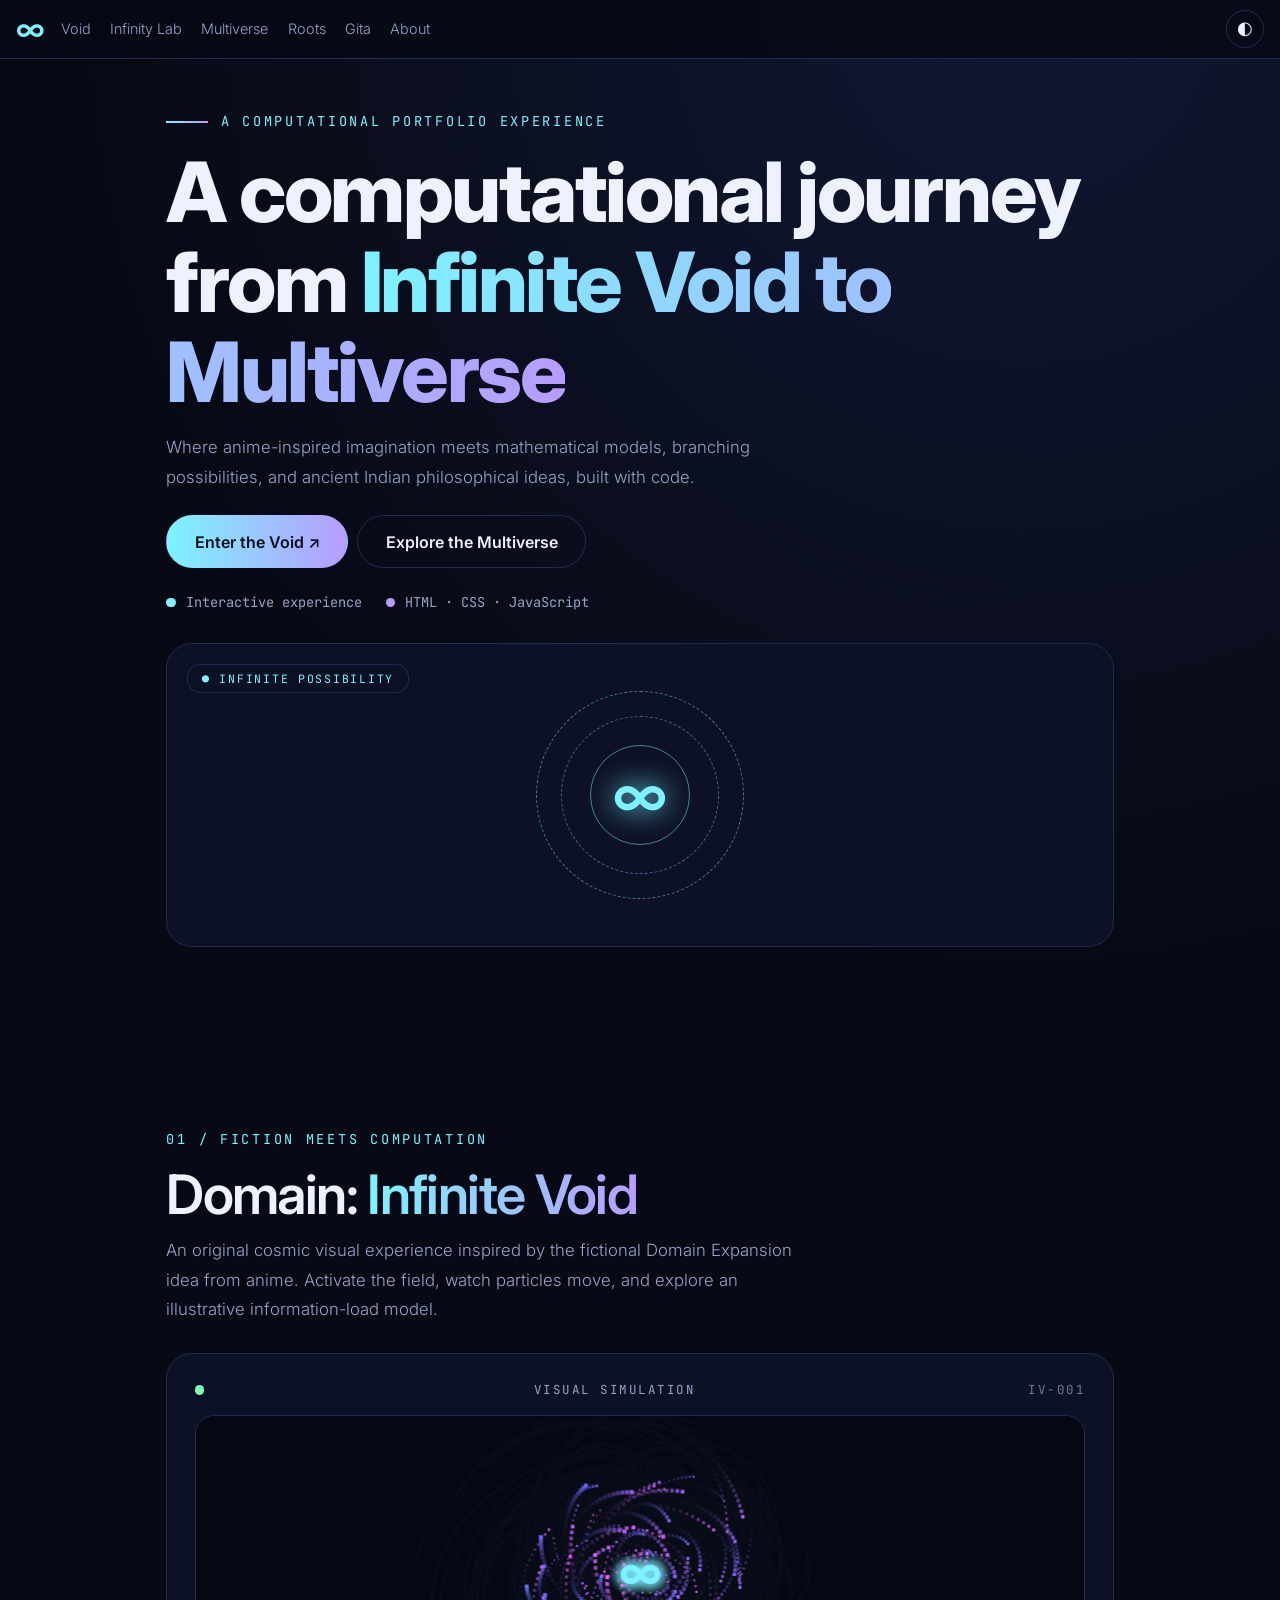
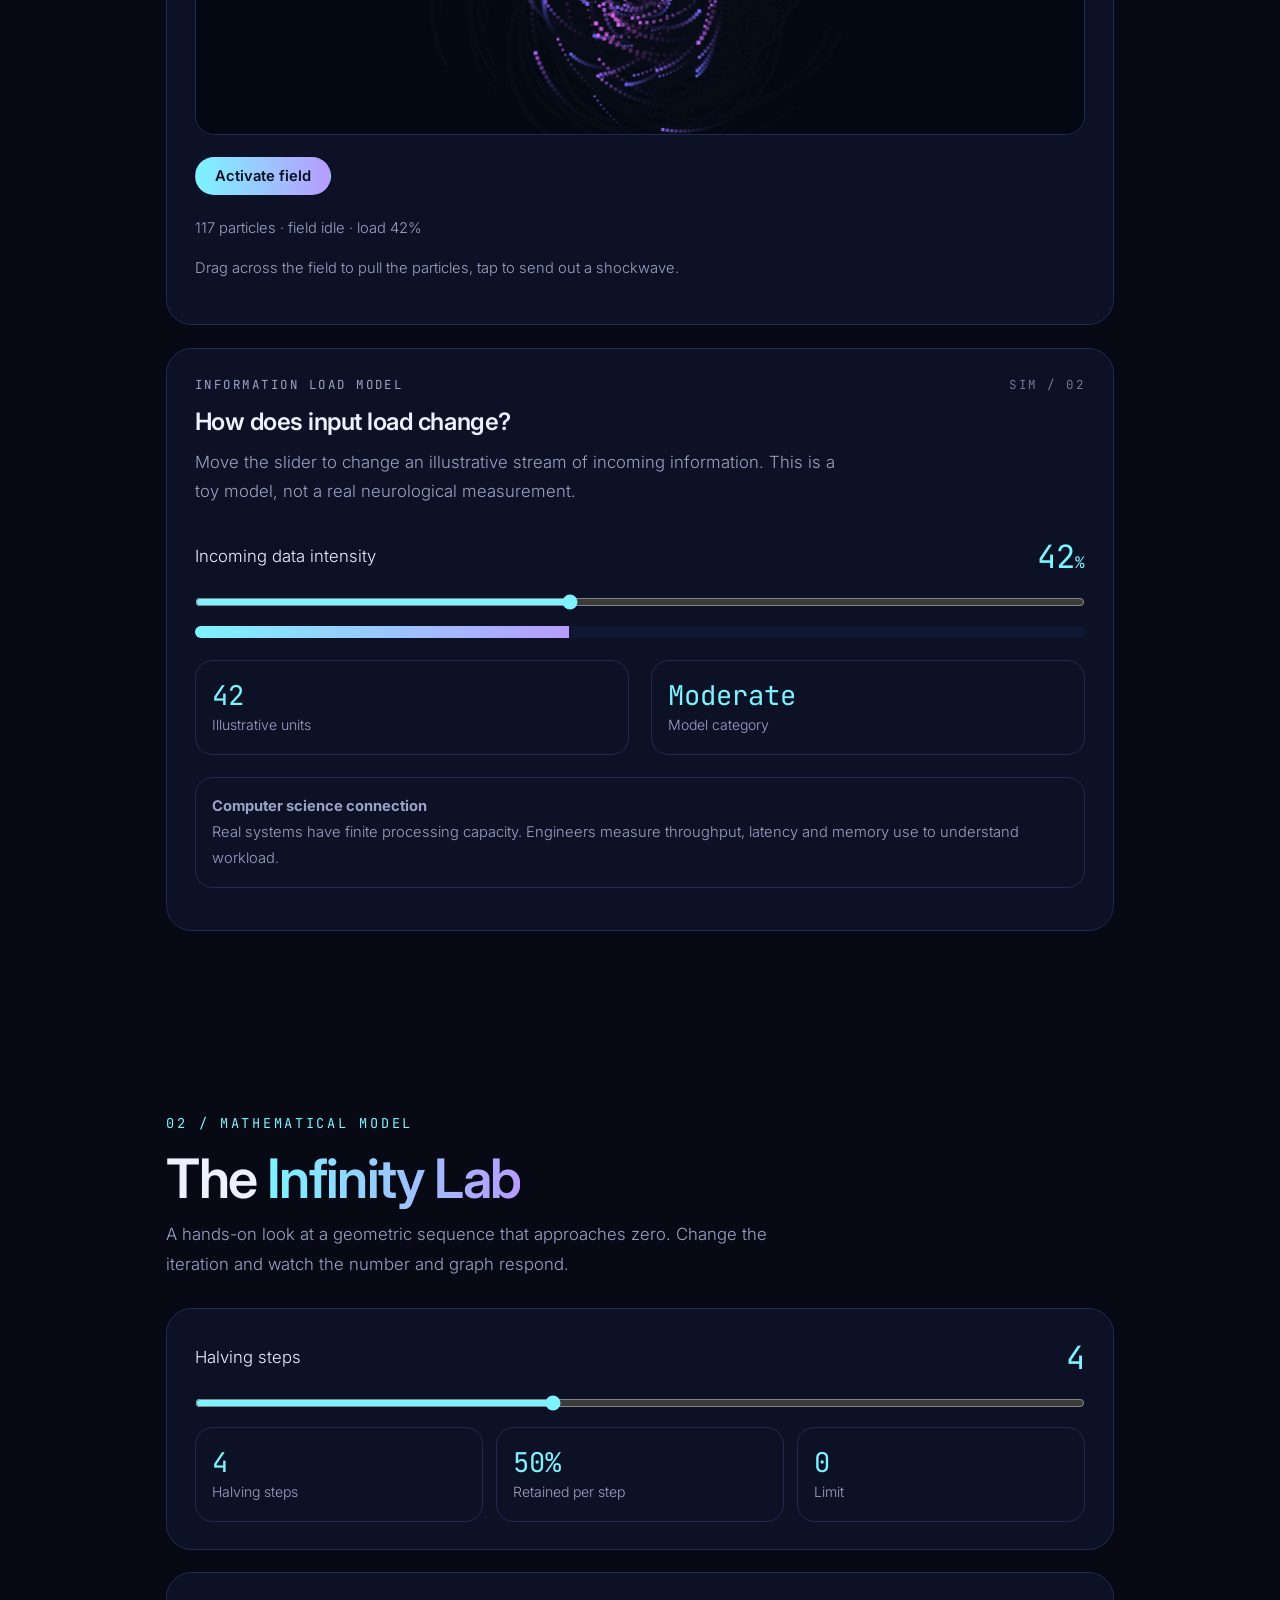
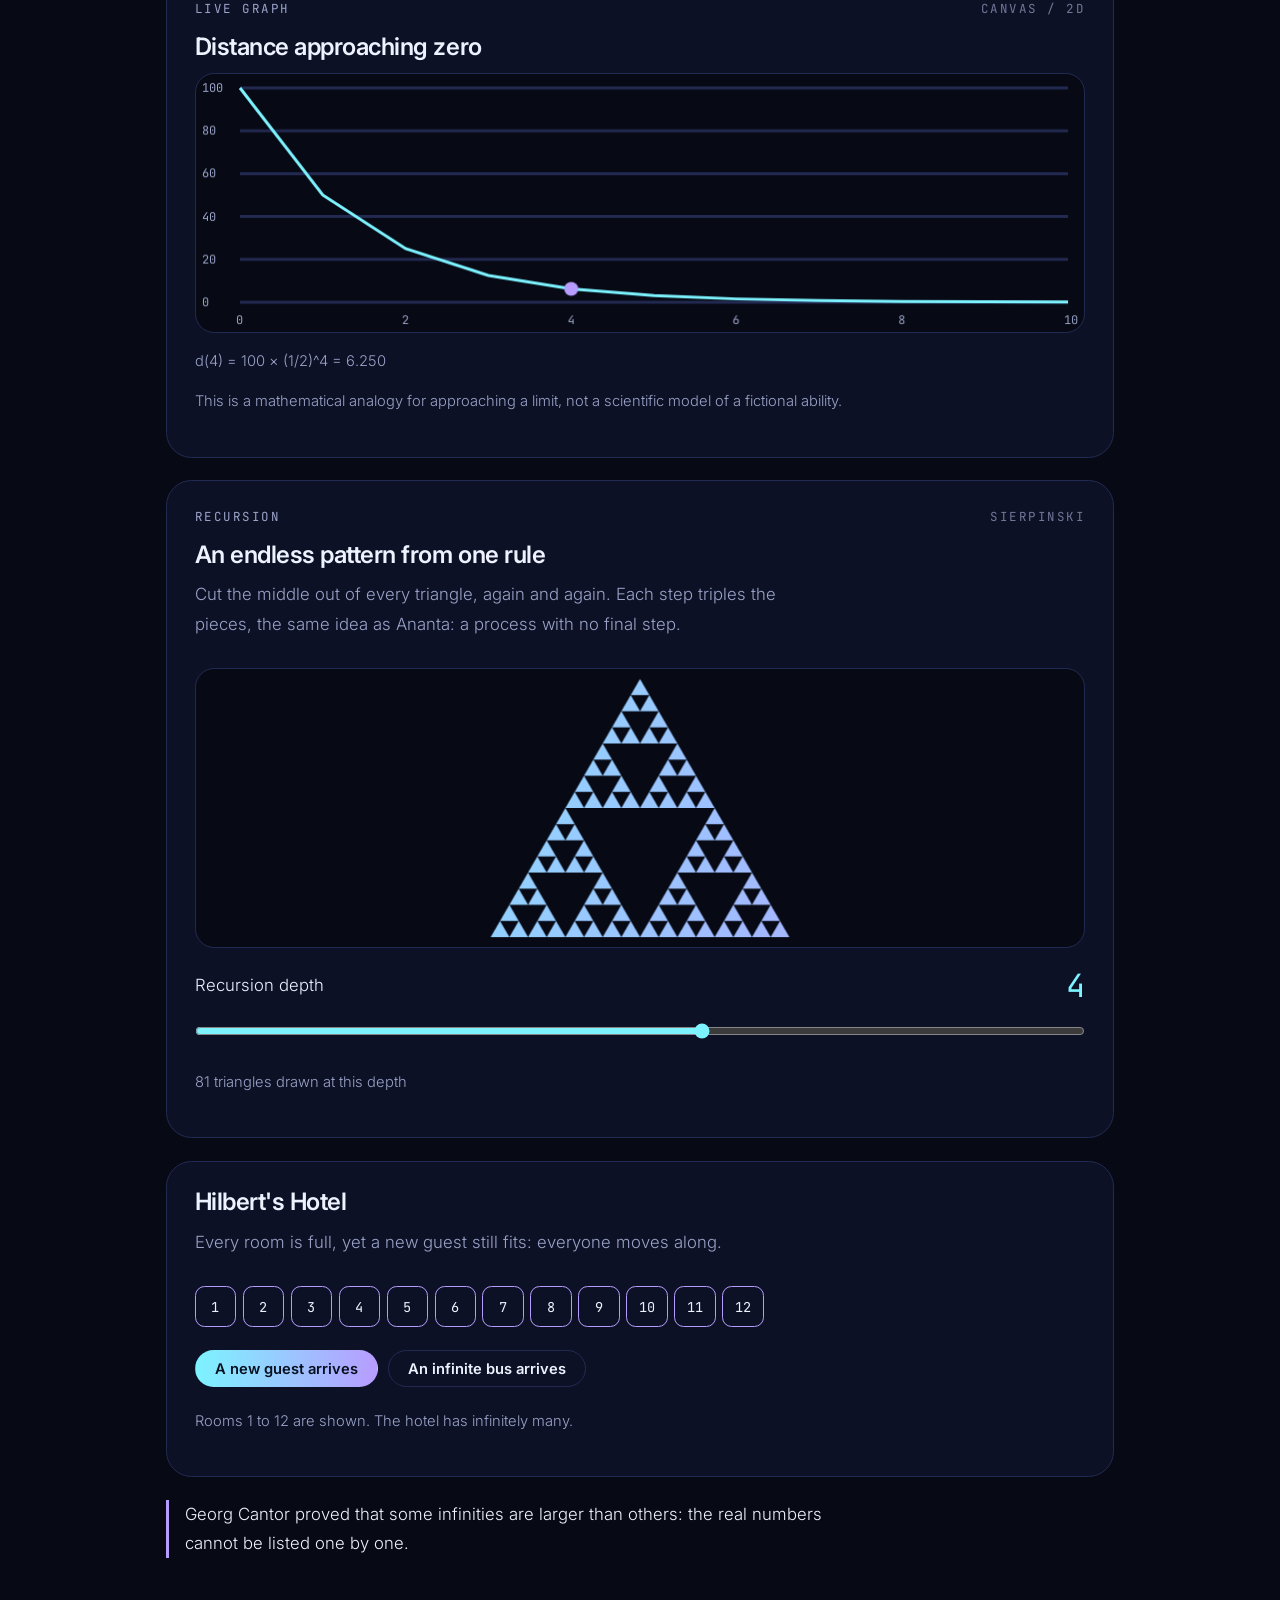
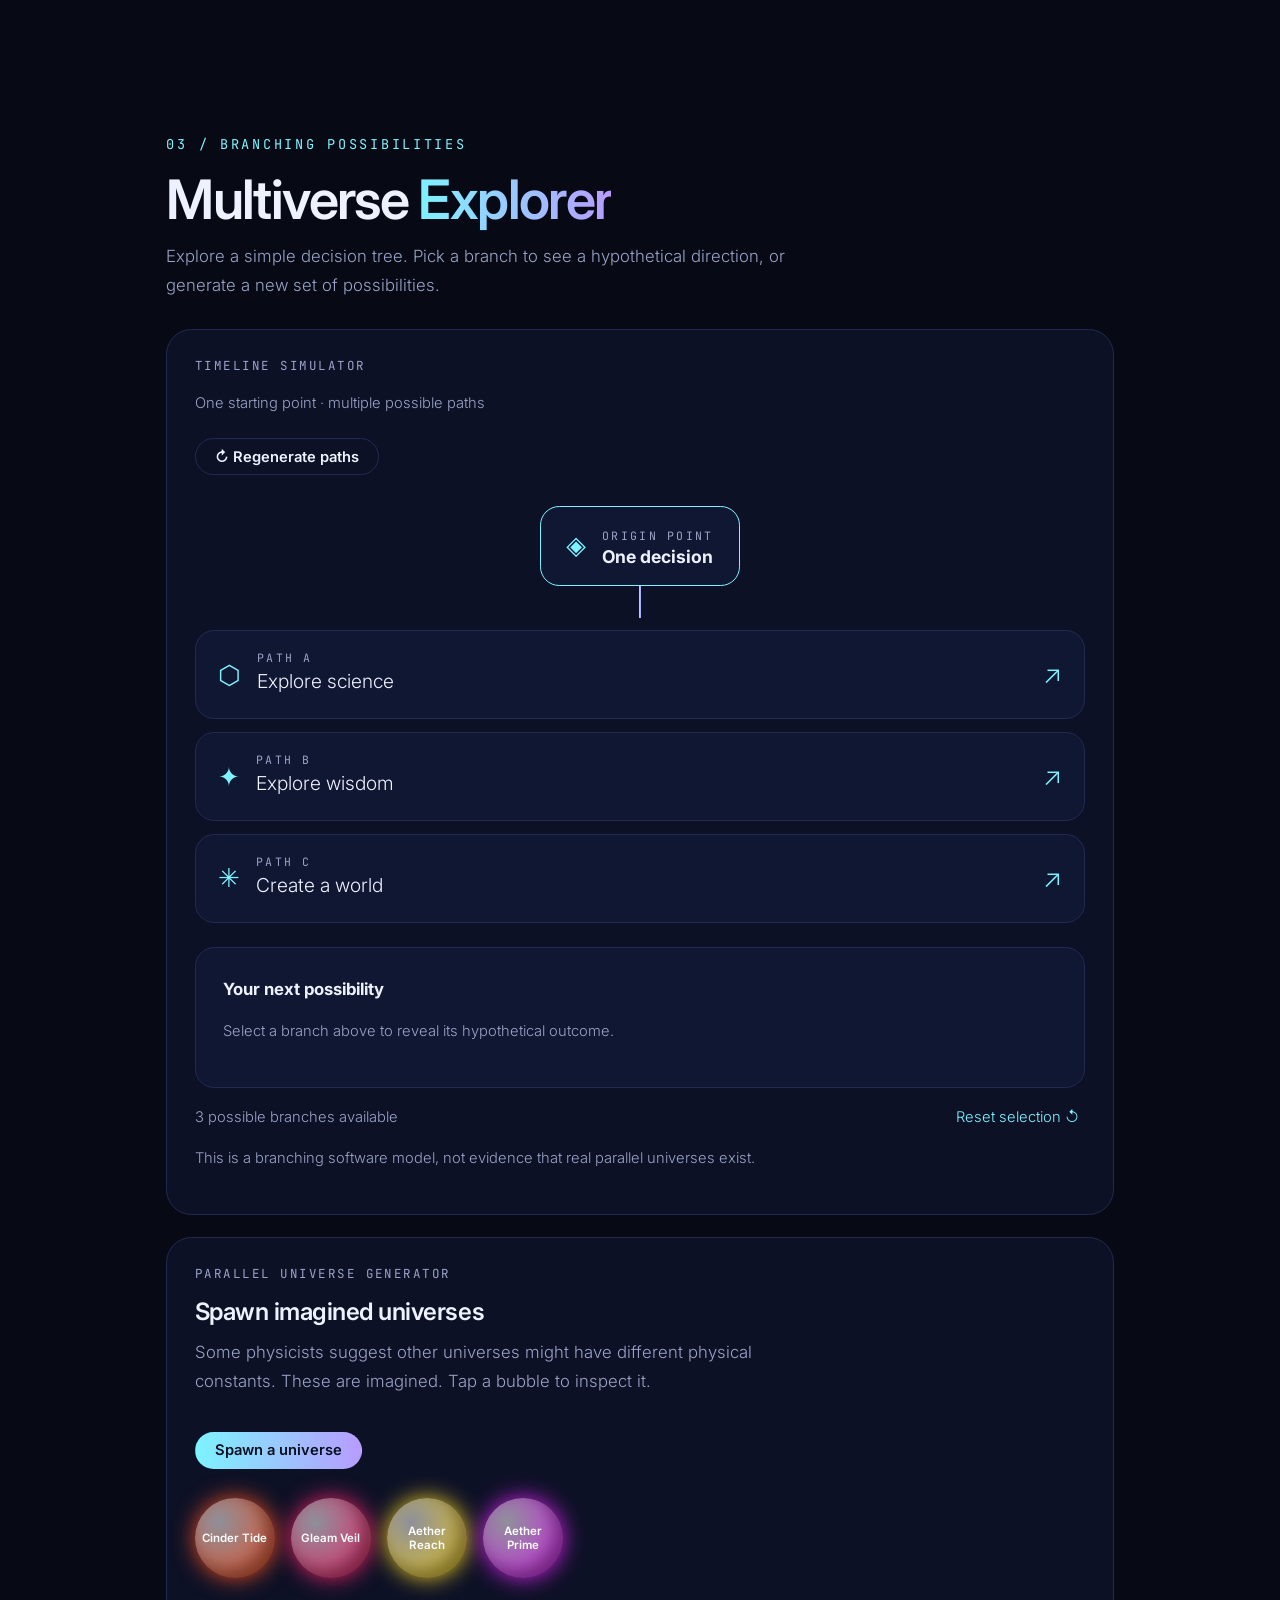
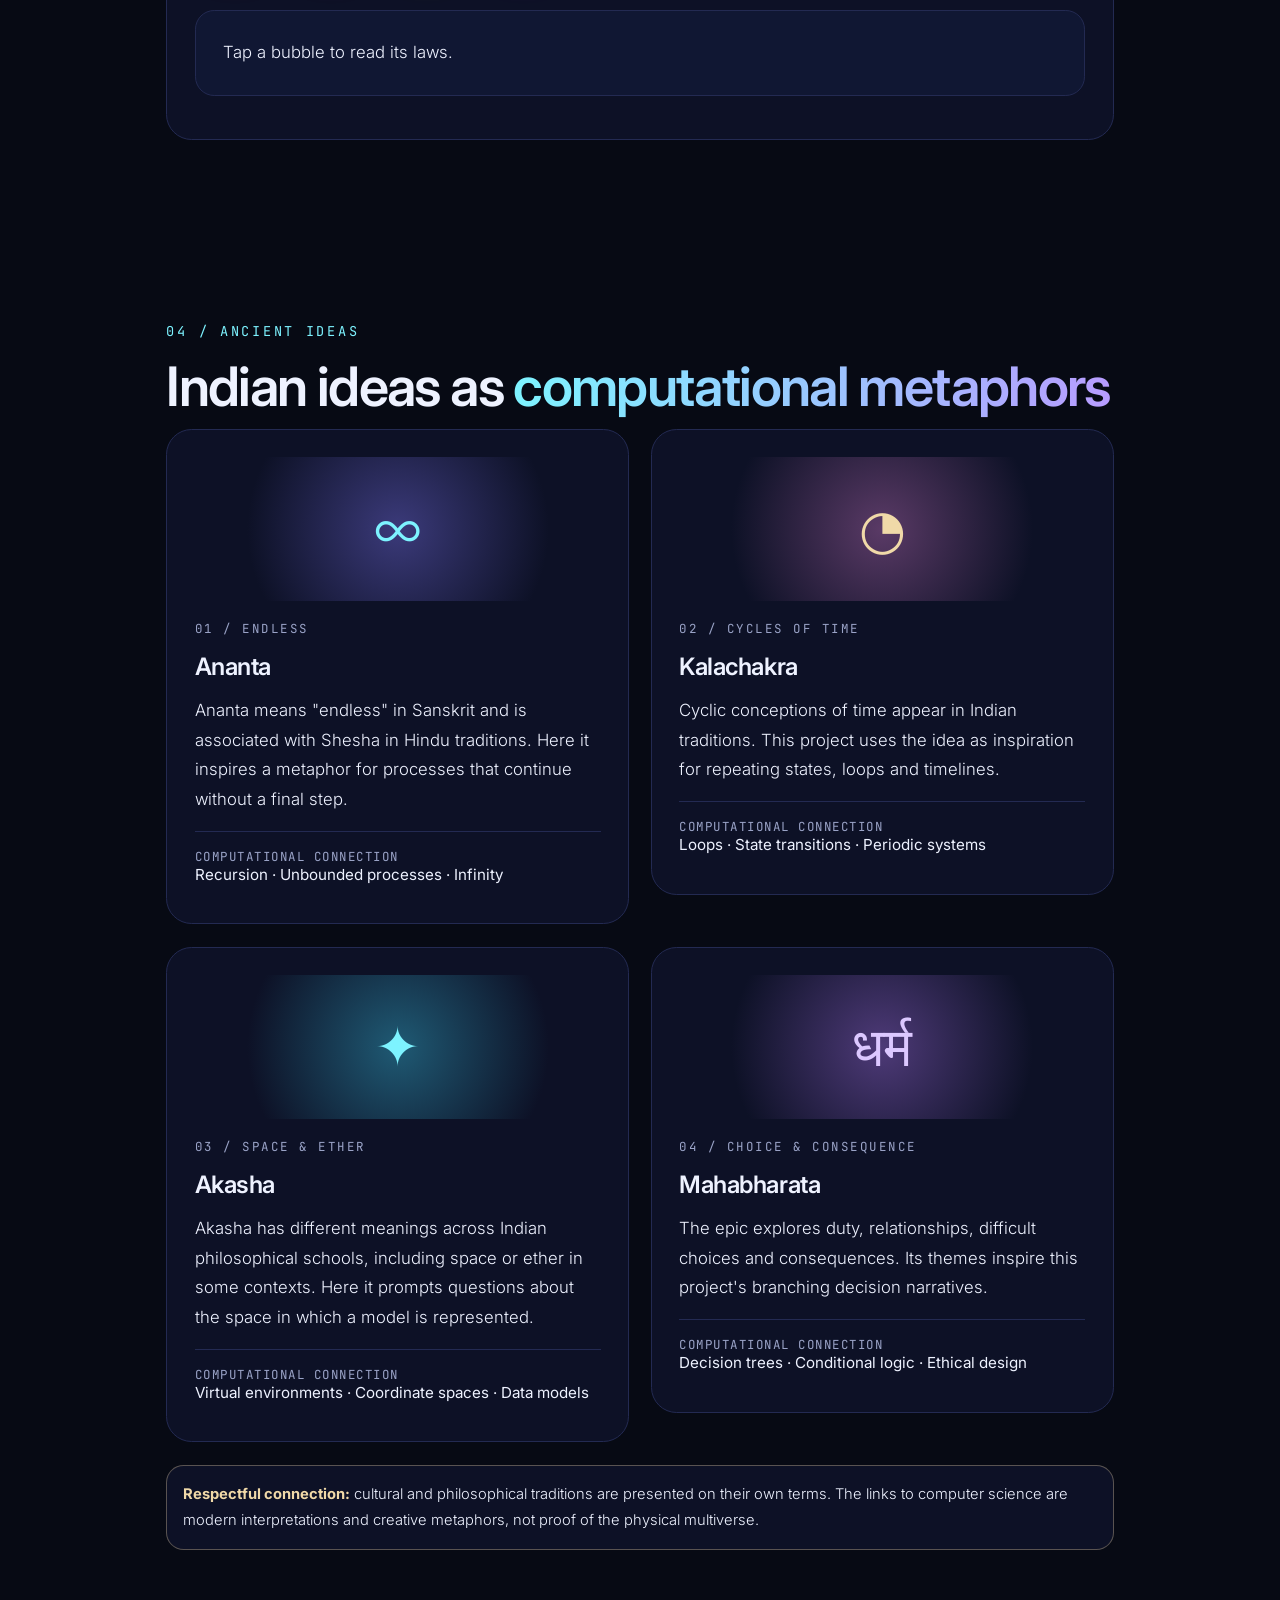
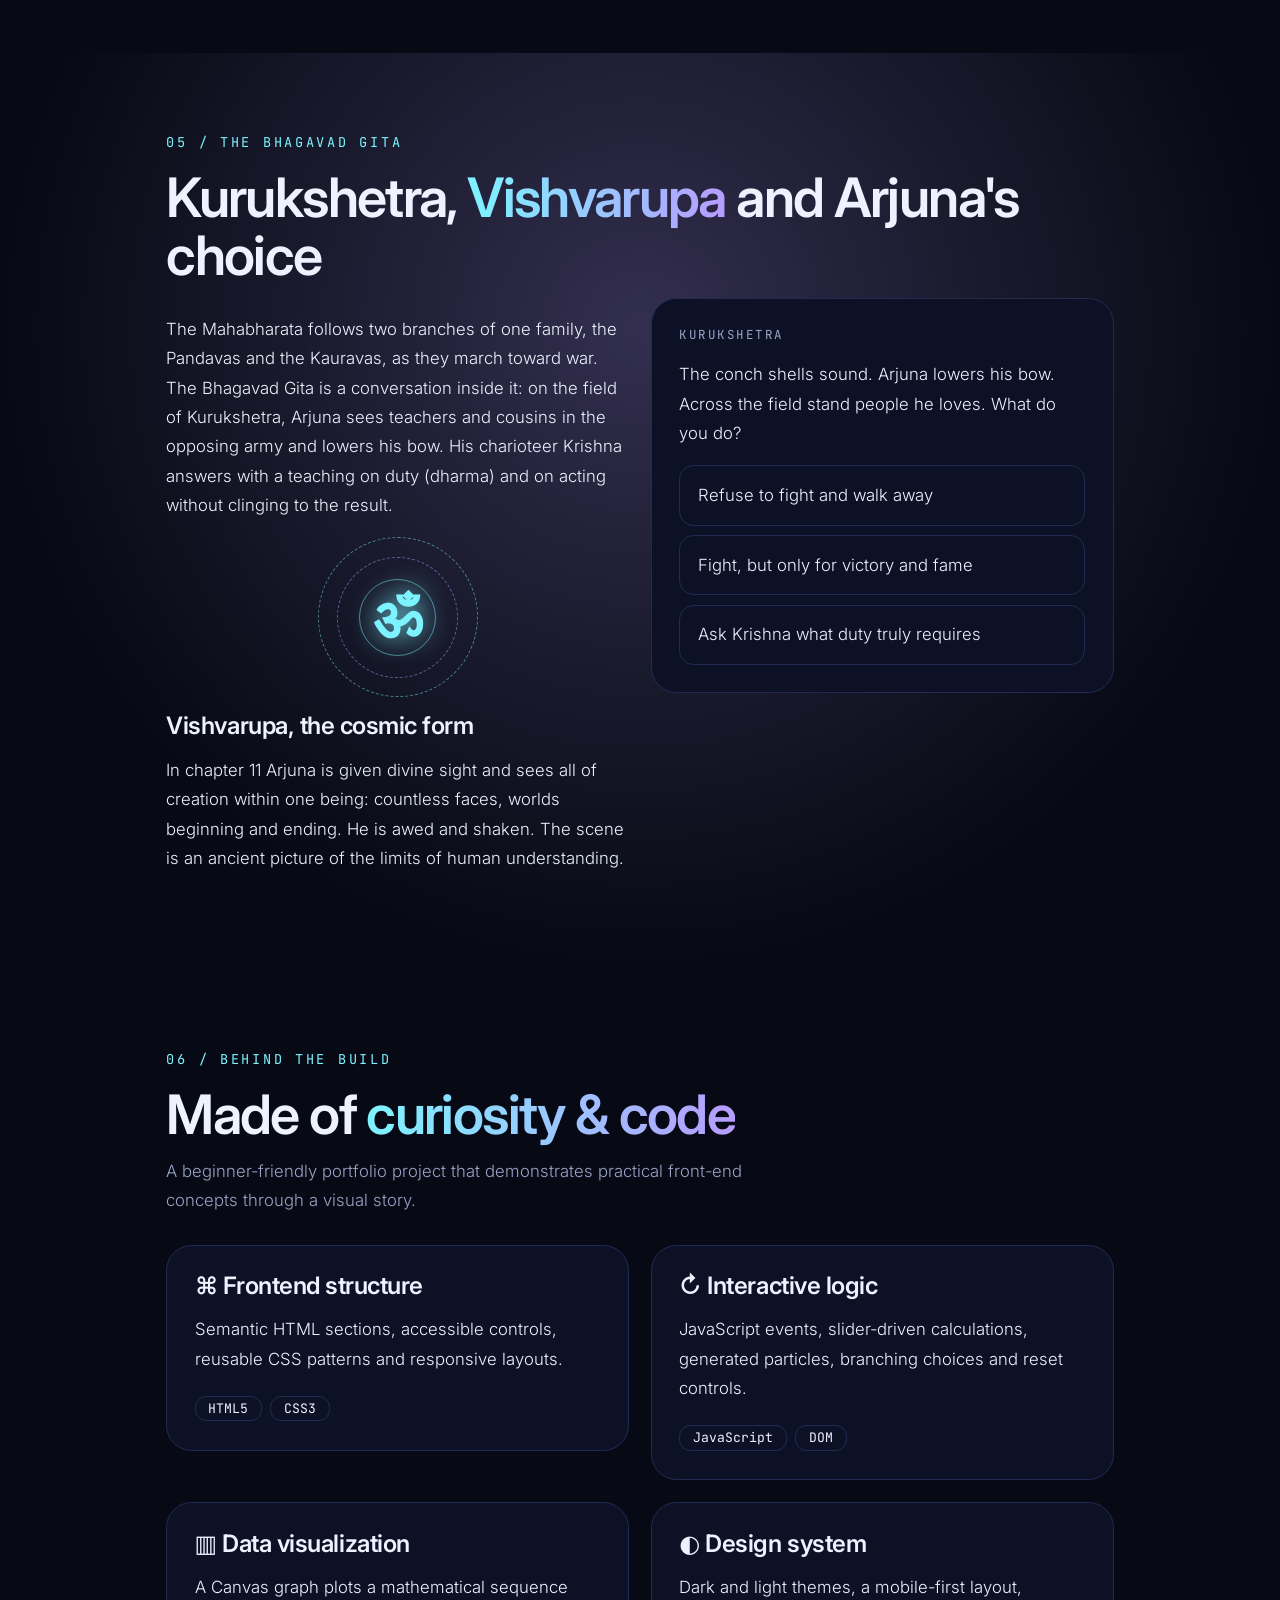
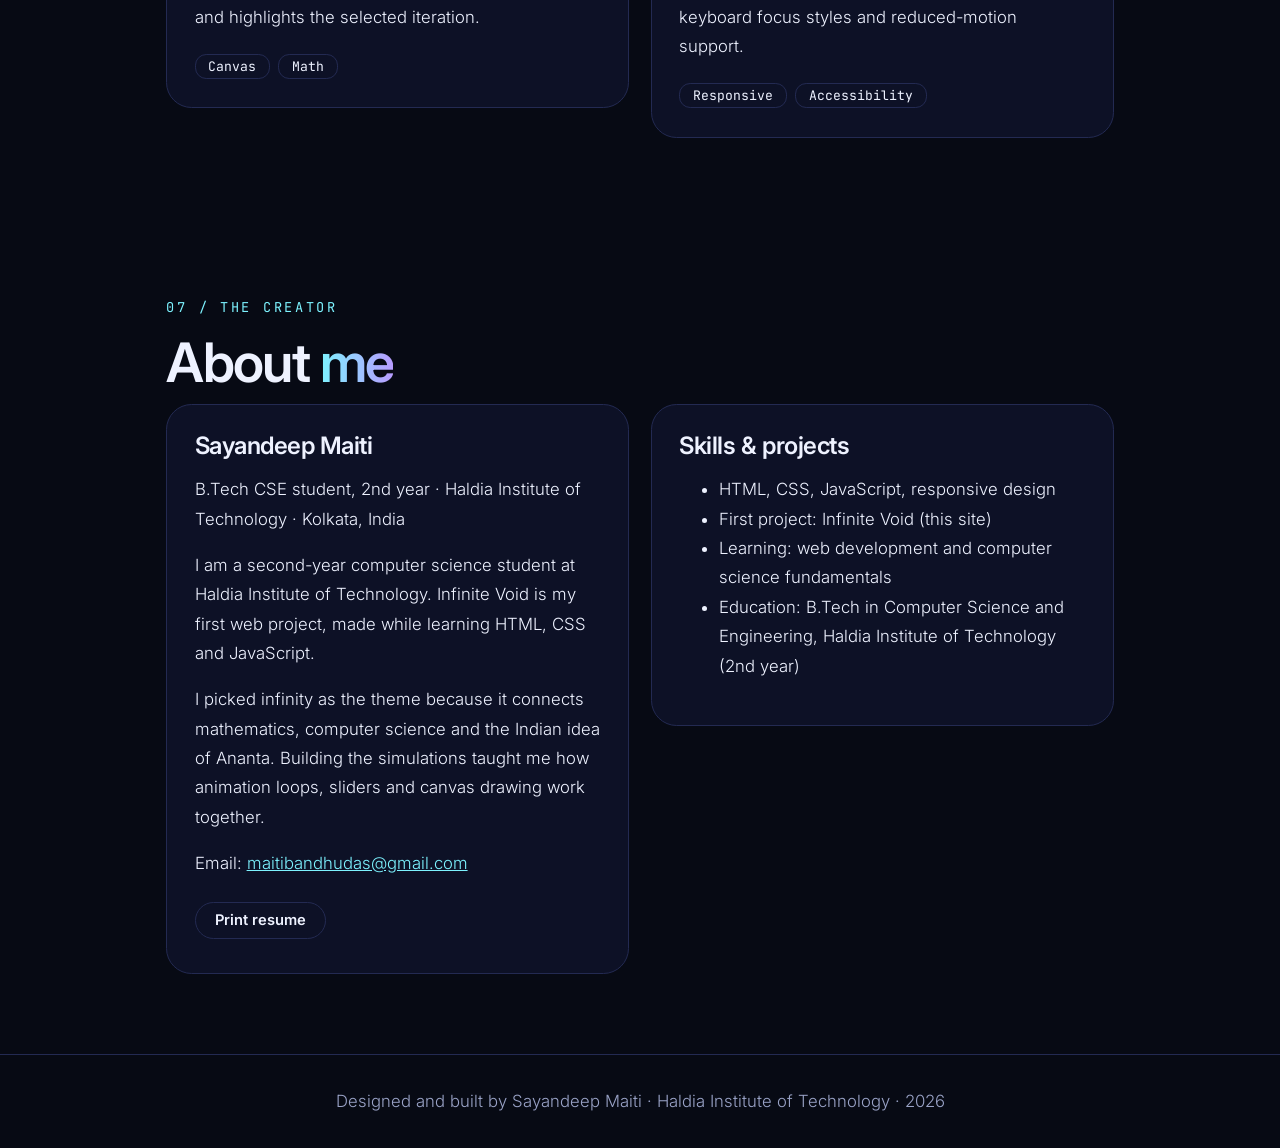
<file: index.html>
<!DOCTYPE html>
<html lang="en" data-theme="dark">
<head>
<meta charset="utf-8">
<meta name="viewport" content="width=device-width, initial-scale=1, viewport-fit=cover">
<title>Infinite Void · by Sayandeep Maiti</title>
<meta name="description" content="A computational portfolio: infinity mathematics, a multiverse simulator and ideas from the Mahabharata and the Bhagavad Gita.">
<link rel="icon" href="data:image/svg+xml,<svg xmlns='http://www.w3.org/2000/svg' viewBox='0 0 100 100'><text y='.9em' font-size='90'>∞</text></svg>">
<link href="https://fonts.googleapis.com/css2?family=Inter:wght@300;400;600;800&family=JetBrains+Mono:wght@400;600&display=swap" rel="stylesheet">
<style>:root{--bg:#070a14;--bg2:#101733;--ink:#eef2ff;--mute:#9aa3c7;--cy:#7df3ff;--vi:#b79cff;--gold:#f0d9a8;--line:#232a52;--card:#0d1126;--gr:linear-gradient(90deg,#7df3ff,#b79cff)}
[data-theme=light]{--bg:#f5f6fc;--bg2:#e3e6f7;--ink:#14173a;--mute:#555c82;--cy:#0a7a8c;--vi:#5b3fd1;--gold:#8a5a00;--line:#cdd2ee;--card:#fff;--gr:linear-gradient(90deg,#0a7a8c,#5b3fd1)}
*{box-sizing:border-box}html{scroll-behavior:smooth;scroll-padding-top:4.5rem}
body{margin:0;background:var(--bg);color:var(--ink);font:300 1.05rem/1.75 Inter,system-ui,sans-serif;overflow-x:hidden}
h1,h2,h3{font-weight:600;letter-spacing:-.03em;line-height:1.08;margin:0 0 .8rem}
h1{font-size:clamp(2.5rem,9vw,5.2rem);font-weight:800}h2{font-size:clamp(2.1rem,6vw,3.4rem)}h3{font-size:1.5rem;letter-spacing:-.02em}
.g{background:var(--gr);-webkit-background-clip:text;background-clip:text;color:transparent}
a{color:var(--cy)}:focus-visible{outline:3px solid var(--cy);outline-offset:3px}
.skip{position:absolute;left:-999px}.skip:focus{left:1rem;top:1rem;background:var(--cy);color:#000;padding:.5rem;z-index:99}
#prog{position:fixed;top:0;left:0;height:3px;width:0;background:var(--gr);z-index:30}
.nav{position:fixed;top:0;left:0;right:0;z-index:20;display:flex;align-items:center;gap:1rem;padding:.6rem 1rem;padding-top:calc(.6rem + env(safe-area-inset-top));background:color-mix(in srgb,var(--bg) 85%,transparent);backdrop-filter:blur(12px);border-bottom:1px solid var(--line)}
.nav nav{display:flex;gap:1.2rem;overflow-x:auto;flex:1;white-space:nowrap;scrollbar-width:none}.nav nav a{color:var(--mute);text-decoration:none;font-size:.9rem}.nav nav a:hover{color:var(--cy)}
.logo{font-size:1.9rem;line-height:1;text-decoration:none;font-weight:600}
#theme{background:none;border:1px solid var(--line);color:var(--ink);width:2.4rem;height:2.4rem;border-radius:50%;cursor:pointer;font-size:1.1rem}
.wrap{max-width:62rem;margin:auto;padding:5rem 1.4rem}
.hero{background:radial-gradient(ellipse at 80% 0%,var(--bg2),transparent 65%);padding-top:2rem}
.tag{font:400 .85rem/1.4 "JetBrains Mono",monospace;letter-spacing:.2em;text-transform:uppercase;color:var(--cy);display:flex;gap:.8rem;align-items:center;margin:0 0 1rem}
.tag.s{color:var(--mute);justify-content:space-between;font-size:.78rem}.tag em{font-style:normal;opacity:.7}.ln{width:2.6rem;height:2px;background:var(--gr)}
.dot{width:.6rem;height:.6rem;border-radius:50%;background:#7dffb0;margin-right:-.2rem}
.lede,.sub{color:var(--mute);max-width:40rem}.sub{margin:0 0 1.8rem}
.btn{display:inline-block;background:var(--gr);color:#07101f;font:600 1rem Inter,sans-serif;padding:.95rem 1.7rem;border-radius:2rem;border:1px solid transparent;text-decoration:none;cursor:pointer;margin:.4rem .6rem .4rem 0}
.btn.ghost{background:none;color:var(--ink);border-color:var(--line)}.btn.small{padding:.55rem 1.2rem;font-size:.92rem}.btn:hover{filter:brightness(1.1)}
.chips{font:400 .85rem "JetBrains Mono",monospace;color:var(--mute);margin:1.2rem 0 2rem}.chips i{display:inline-block;width:.6rem;height:.6rem;border-radius:50%;background:var(--cy);margin:0 .6rem 0 0}.chips i.v{background:var(--vi);margin-left:1rem}
.card{background:var(--card);border:1px solid var(--line);border-radius:1.6rem;padding:1.7rem;margin:0 0 1.4rem}
.card.inner{background:var(--bg2);border-radius:1.2rem;margin:1.5rem 0 1rem}
.grid2{display:grid;grid-template-columns:repeat(auto-fit,minmax(min(100%,21rem),1fr));gap:1.4rem;align-items:start}.grid2 .card{margin:0}
.grid3{display:grid;grid-template-columns:repeat(3,1fr);gap:.8rem}
.stat{border:1px solid var(--line);border-radius:1.1rem;padding:1rem;color:var(--mute);font-size:.88rem}.stat b{display:block;color:var(--cy);font:400 1.7rem "JetBrains Mono",monospace}
.big{color:var(--cy);font:400 2rem "JetBrains Mono",monospace}.big small{font-size:1rem}.row{display:flex;justify-content:space-between;align-items:center;gap:1rem}
input[type=range]{width:100%;accent-color:var(--cy);margin:1rem 0}.meter{height:.7rem;background:var(--bg2);border-radius:1rem;overflow:hidden;margin-bottom:1.4rem}#mf{height:100%;width:42%;background:var(--gr);transition:width .2s}
canvas{width:100%;display:block;border-radius:1.2rem;background:var(--bg);border:1px solid var(--line);margin:0 0 1rem}
.note{color:var(--mute);font-size:.92rem}.box{border:1px solid var(--line);border-radius:1.1rem;padding:1rem;margin-top:1.4rem}.gold{border-color:#f0d9a855;color:var(--ink)}.gold b{color:var(--gold)}
.fact{border-left:3px solid var(--vi);padding-left:1rem;max-width:42rem}
.orbcard{position:relative;margin-top:2rem;display:grid;place-items:center;min-height:19rem;overflow:hidden}
.pill{position:absolute;left:1.2rem;top:1.2rem;border:1px solid var(--line);border-radius:.8rem;padding:.4rem .9rem;font:400 .72rem "JetBrains Mono",monospace;letter-spacing:.15em;text-transform:uppercase;color:var(--cy)}
.rings{position:relative;width:13rem;aspect-ratio:1;display:grid;place-items:center;margin:1rem auto}.rings.sm{width:10rem}
.rings i{position:absolute;inset:0;border:1px solid var(--cy);border-radius:50%;opacity:.5;animation:spin 20s linear infinite;border-style:dashed}
.rings i:nth-child(2){inset:12%;border-color:var(--vi);animation-direction:reverse;animation-duration:14s}.rings i:nth-child(3){inset:26%;animation-duration:9s;border-style:solid}
.glow{font-size:3.6rem;font-weight:600;color:var(--cy);text-shadow:0 0 28px var(--cy)}@keyframes spin{to{transform:rotate(360deg)}}
.rooms{display:flex;flex-wrap:wrap;gap:.4rem;margin:1rem 0}.room{width:2.6rem;height:2.6rem;display:grid;place-items:center;border:1px solid var(--vi);border-radius:.6rem;font:400 .85rem "JetBrains Mono",monospace;transition:.35s}.room.m{background:var(--vi);color:#fff;transform:translateY(-6px)}
.origin{width:max-content;max-width:100%;margin:1.5rem auto 0;border:1px solid var(--cy);border-radius:1.2rem;padding:1rem 1.6rem;display:flex;gap:1rem;align-items:center;background:var(--bg2);color:var(--cy);font-size:1.6rem}.origin span{color:var(--ink);font-size:1.1rem;line-height:1.3}.origin small{font:400 .72rem "JetBrains Mono";letter-spacing:.2em;text-transform:uppercase;color:var(--mute)}
.stem{width:2px;height:2rem;background:var(--gr);margin:0 auto}
.path{display:flex;align-items:center;gap:1rem;width:100%;margin:.8rem 0;padding:1.2rem 1.4rem;background:var(--bg2);color:var(--ink);border:1px solid var(--line);border-radius:1.2rem;font:inherit;text-align:left;cursor:pointer}.path:hover,.path.on{border-color:var(--cy)}
.path span{flex:1;font-size:1.2rem}.path small{display:block;font:400 .72rem "JetBrains Mono";letter-spacing:.2em;text-transform:uppercase;color:var(--mute)}.path i{font-style:normal;color:var(--cy);font-size:1.6rem}
.link{background:none;border:0;color:var(--cy);font:inherit;cursor:pointer}
.art{height:9rem;border-radius:1.2rem;display:grid;place-items:center;font-size:3.4rem;margin-bottom:1.2rem;color:var(--ink)}
.a1{background:radial-gradient(circle,#3b3a7a,var(--card) 70%);color:var(--cy)}.a2{background:radial-gradient(circle,#5a3a66,var(--card) 70%);color:var(--gold)}.a3{background:radial-gradient(circle,#1f5a74,var(--card) 70%);color:var(--cy)}.a4{background:radial-gradient(circle,#4e3a78,var(--card) 70%);color:#dcc8ff}
.cc{border-top:1px solid var(--line);padding-top:1rem;font:400 .78rem "JetBrains Mono",monospace;letter-spacing:.12em;text-transform:uppercase;color:var(--mute)}.cc b{font:400 .95rem Inter;letter-spacing:0;text-transform:none;color:var(--ink)}
.cosmic{background:radial-gradient(circle at 50% 30%,color-mix(in srgb,var(--vi) 25%,var(--bg)),var(--bg) 70%)}
.story button{display:block;width:100%;text-align:left;margin:.6rem 0 0;padding:.9rem 1.1rem;background:none;color:var(--ink);border:1px solid var(--line);border-radius:.9rem;font:inherit;cursor:pointer}.story button:hover{border-color:var(--cy)}.story h3{color:var(--cy)}
.chip{display:inline-block;border:1px solid var(--line);border-radius:.7rem;padding:.2rem .8rem;margin:.3rem .5rem 0 0;font:400 .82rem "JetBrains Mono",monospace}
footer{text-align:center;padding:2rem 1rem;color:var(--mute);border-top:1px solid var(--line)}
@media(max-width:560px){.wrap{padding:3.5rem 1.2rem}.btn{width:100%;text-align:center}.btn.small{width:auto}.grid3{grid-template-columns:1fr}.stat{display:flex;justify-content:space-between;align-items:center}}
@media(prefers-reduced-motion:reduce){*{animation:none!important;transition:none!important;scroll-behavior:auto!important}}
@media print{.nav,#prog,section:not(#about),#theme,button{display:none}body{background:#fff;color:#000}.card{border-color:#999}}

canvas#void{touch-action:pan-y;cursor:crosshair}
.bubbles{display:flex;flex-wrap:wrap;gap:1rem;margin:1.4rem 0;min-height:5.5rem}
.bub{width:5rem;height:5rem;border-radius:50%;border:0;cursor:pointer;color:#fff;font:600 .72rem Inter;padding:.3rem;box-shadow:inset -8px -8px 16px #0006,0 0 22px var(--c);background:radial-gradient(circle at 30% 30%,#fff8,var(--c));animation:bob 5s ease-in-out infinite}
.bub:nth-child(2n){animation-delay:-1.7s}.bub:nth-child(3n){animation-delay:-3.2s}@keyframes bob{50%{transform:translateY(-9px)}}
#uni b{color:var(--cy)}#uni ul{margin:.5rem 0 0;padding-left:1.2rem}

/* fixed heights so a canvas can never collapse to zero */
#void{height:320px}#graph{height:260px}#fr{height:280px}
</style>
</head>
<body>
<div id="prog"></div><a class="skip" href="#main">Skip to content</a>
<header class="nav"><a class="logo" href="#top" aria-label="Home">∞</a>
<nav aria-label="Sections"><a href="#domain">Void</a><a href="#lab">Infinity Lab</a><a href="#multiverse">Multiverse</a><a href="#roots">Roots</a><a href="#gita">Gita</a><a href="#about">About</a></nav>
<button id="theme" aria-label="Toggle dark or light mode">◐</button></header>
<main id="main">
<section class="hero" id="top"><div class="wrap">
<p class="tag"><span class="ln"></span>A computational portfolio experience</p>
<h1>A computational journey from <span class="g">Infinite Void to Multiverse</span></h1>
<p class="lede">Where anime-inspired imagination meets mathematical models, branching possibilities, and ancient Indian philosophical ideas, built with code.</p>
<a class="btn" href="#domain">Enter the Void ↗</a><a class="btn ghost" href="#multiverse">Explore the Multiverse</a>
<p class="chips"><i></i>Interactive experience <i class="v"></i>HTML · CSS · JavaScript</p>
<div class="card orbcard"><span class="pill">● Infinite possibility</span><div class="rings"><i></i><i></i><i></i><b class="glow">∞</b></div></div>
</div></section>

<section id="domain" class="wrap"><p class="tag">01 / Fiction meets computation</p>
<h2>Domain: <span class="g">Infinite Void</span></h2>
<p class="sub">An original cosmic visual experience inspired by the fictional Domain Expansion idea from anime. Activate the field, watch particles move, and explore an illustrative information-load model.</p>
<div class="card"><p class="tag s"><span class="dot"></span>Visual simulation <em>IV-001</em></p>
<canvas id="void" height="320" aria-label="Particle field simulation"></canvas>
<button class="btn small" id="field" aria-pressed="false">Activate field</button><p class="note" id="hud"></p><p class="note">Drag across the field to pull the particles, tap to send out a shockwave.</p></div>
<div class="card"><p class="tag s">Information load model <em>SIM / 02</em></p>
<h3>How does input load change?</h3><p class="sub">Move the slider to change an illustrative stream of incoming information. This is a toy model, not a real neurological measurement.</p>
<label for="load" class="row">Incoming data intensity <b id="lv" class="big">42<small>%</small></b></label>
<input id="load" type="range" min="0" max="100" value="42">
<div class="meter"><div id="mf"></div></div>
<div class="grid2"><div class="stat"><b id="u">42</b>Illustrative units</div><div class="stat"><b id="cat">Moderate</b>Model category</div></div>
<p class="note box"><b>Computer science connection</b><br>Real systems have finite processing capacity. Engineers measure throughput, latency and memory use to understand workload.</p></div>
</section>

<section id="lab" class="wrap"><p class="tag">02 / Mathematical model</p>
<h2>The <span class="g">Infinity Lab</span></h2>
<p class="sub">A hands-on look at a geometric sequence that approaches zero. Change the iteration and watch the number and graph respond.</p>
<div class="card"><label for="it" class="row">Halving steps <b id="itn" class="big">4</b></label>
<input id="it" type="range" min="0" max="10" value="4">
<div class="grid3"><div class="stat"><b id="sn">4</b>Halving steps</div><div class="stat"><b>50%</b>Retained per step</div><div class="stat"><b>0</b>Limit</div></div></div>
<div class="card"><p class="tag s">Live graph <em>Canvas / 2D</em></p><h3>Distance approaching zero</h3>
<canvas id="graph" height="260" aria-label="Graph of d(n) = 100 times one half to the n"></canvas>
<p id="gv" class="note"></p><p class="note">This is a mathematical analogy for approaching a limit, not a scientific model of a fictional ability.</p></div>
<div class="card"><p class="tag s">Recursion <em>Sierpinski</em></p><h3>An endless pattern from one rule</h3><p class="sub">Cut the middle out of every triangle, again and again. Each step triples the pieces, the same idea as Ananta: a process with no final step.</p><canvas id="fr" height="280" aria-label="Sierpinski triangle"></canvas><label for="fd" class="row">Recursion depth <b id="fn" class="big">4</b></label><input id="fd" type="range" min="0" max="7" value="4"><p class="note"><span id="ft">81</span> triangles drawn at this depth</p></div>
<div class="card"><h3>Hilbert's Hotel</h3><p class="sub">Every room is full, yet a new guest still fits: everyone moves along.</p>
<div id="hotel" class="rooms"></div><button class="btn small" id="g1">A new guest arrives</button><button class="btn small ghost" id="g2">An infinite bus arrives</button><p id="hn" class="note">Rooms 1 to 12 are shown. The hotel has infinitely many.</p></div>
<p class="fact">Georg Cantor proved that some infinities are larger than others: the real numbers cannot be listed one by one.</p>
</section>

<section id="multiverse" class="wrap"><p class="tag">03 / Branching possibilities</p>
<h2>Multiverse <span class="g">Explorer</span></h2>
<p class="sub">Explore a simple decision tree. Pick a branch to see a hypothetical direction, or generate a new set of possibilities.</p>
<div class="card"><p class="tag s">Timeline simulator</p><p class="note">One starting point · multiple possible paths</p>
<button class="btn small ghost" id="regen">↻ Regenerate paths</button>
<div class="origin">◈ <span><small>Origin point</small><br><b>One decision</b></span></div><div class="stem"></div>
<div id="paths"></div>
<div class="card inner" aria-live="polite"><b>Your next possibility</b><p id="out" class="note">Select a branch above to reveal its hypothetical outcome.</p></div>
<p class="row note"><span id="bc">3 possible branches available</span><button class="link" id="reset">Reset selection ↺</button></p>
<p class="note">This is a branching software model, not evidence that real parallel universes exist.</p></div>
<div class="card"><p class="tag s">Parallel universe generator</p><h3>Spawn imagined universes</h3><p class="sub">Some physicists suggest other universes might have different physical constants. These are imagined. Tap a bubble to inspect it.</p><button class="btn small" id="spawn">Spawn a universe</button><div id="bubbles" class="bubbles"></div><div class="card inner" id="uni" aria-live="polite">Tap a bubble to read its laws.</div></div>
</section>

<section id="roots" class="wrap"><p class="tag">04 / Ancient ideas</p>
<h2>Indian ideas as <span class="g">computational metaphors</span></h2>
<div class="grid2">
<article class="card"><div class="art a1">∞</div><p class="tag s">01 / Endless</p><h3>Ananta</h3><p>Ananta means "endless" in Sanskrit and is associated with Shesha in Hindu traditions. Here it inspires a metaphor for processes that continue without a final step.</p><p class="cc">Computational connection<br><b>Recursion · Unbounded processes · Infinity</b></p></article>
<article class="card"><div class="art a2">◔</div><p class="tag s">02 / Cycles of time</p><h3>Kalachakra</h3><p>Cyclic conceptions of time appear in Indian traditions. This project uses the idea as inspiration for repeating states, loops and timelines.</p><p class="cc">Computational connection<br><b>Loops · State transitions · Periodic systems</b></p></article>
<article class="card"><div class="art a3">✦</div><p class="tag s">03 / Space &amp; ether</p><h3>Akasha</h3><p>Akasha has different meanings across Indian philosophical schools, including space or ether in some contexts. Here it prompts questions about the space in which a model is represented.</p><p class="cc">Computational connection<br><b>Virtual environments · Coordinate spaces · Data models</b></p></article>
<article class="card"><div class="art a4">धर्म</div><p class="tag s">04 / Choice &amp; consequence</p><h3>Mahabharata</h3><p>The epic explores duty, relationships, difficult choices and consequences. Its themes inspire this project's branching decision narratives.</p><p class="cc">Computational connection<br><b>Decision trees · Conditional logic · Ethical design</b></p></article>
</div>
<p class="card note box gold"><b>Respectful connection:</b> cultural and philosophical traditions are presented on their own terms. The links to computer science are modern interpretations and creative metaphors, not proof of the physical multiverse.</p></section>

<section id="gita" class="cosmic"><div class="wrap">
<p class="tag">05 / The Bhagavad Gita</p><h2>Kurukshetra, <span class="g">Vishvarupa</span> and Arjuna's choice</h2>
<div class="grid2"><div>
<p>The Mahabharata follows two branches of one family, the Pandavas and the Kauravas, as they march toward war. The Bhagavad Gita is a conversation inside it: on the field of Kurukshetra, Arjuna sees teachers and cousins in the opposing army and lowers his bow. His charioteer Krishna answers with a teaching on duty (dharma) and on acting without clinging to the result.</p>
<div class="rings sm"><i></i><i></i><i></i><b class="glow">ॐ</b></div>
<h3>Vishvarupa, the cosmic form</h3>
<p>In chapter 11 Arjuna is given divine sight and sees all of creation within one being: countless faces, worlds beginning and ending. He is awed and shaken. The scene is an ancient picture of the limits of human understanding.</p></div>
<div id="arjuna" class="card story" aria-live="polite"></div></div></div></section>

<section id="made" class="wrap"><p class="tag">06 / Behind the build</p><h2>Made of <span class="g">curiosity &amp; code</span></h2>
<p class="sub">A beginner-friendly portfolio project that demonstrates practical front-end concepts through a visual story.</p>
<div class="grid2">
<article class="card"><h3>⌘ Frontend structure</h3><p>Semantic HTML sections, accessible controls, reusable CSS patterns and responsive layouts.</p><span class="chip">HTML5</span><span class="chip">CSS3</span></article>
<article class="card"><h3>↻ Interactive logic</h3><p>JavaScript events, slider-driven calculations, generated particles, branching choices and reset controls.</p><span class="chip">JavaScript</span><span class="chip">DOM</span></article>
<article class="card"><h3>▥ Data visualization</h3><p>A Canvas graph plots a mathematical sequence and highlights the selected iteration.</p><span class="chip">Canvas</span><span class="chip">Math</span></article>
<article class="card"><h3>◐ Design system</h3><p>Dark and light themes, a mobile-first layout, keyboard focus styles and reduced-motion support.</p><span class="chip">Responsive</span><span class="chip">Accessibility</span></article>
</div></section>

<section id="about" class="wrap"><p class="tag">07 / The creator</p><h2>About <span class="g">me</span></h2>
<div class="grid2"><article class="card"><h3>Sayandeep Maiti</h3>
<p>B.Tech CSE student, 2nd year · Haldia Institute of Technology · Kolkata, India</p>
<p>I am a second-year computer science student at Haldia Institute of Technology. Infinite Void is my first web project, made while learning HTML, CSS and JavaScript.</p><p>I picked infinity as the theme because it connects mathematics, computer science and the Indian idea of Ananta. Building the simulations taught me how animation loops, sliders and canvas drawing work together.</p>
<p>Email: <a href="mailto:maitibandhudas@gmail.com">maitibandhudas@gmail.com</a></p>
<button class="btn small ghost" onclick="window.print()">Print resume</button></article>
<article class="card"><h3>Skills &amp; projects</h3><ul><li>HTML, CSS, JavaScript, responsive design</li><li>First project: Infinite Void (this site)</li><li>Learning: web development and computer science fundamentals</li><li>Education: B.Tech in Computer Science and Engineering, Haldia Institute of Technology (2nd year)</li></ul></article></div></section>
</main>
<footer>Designed and built by Sayandeep Maiti · Haldia Institute of Technology · 2026</footer>
<script>(function(){
const $=id=>document.getElementById(id),R=document.documentElement;
try{const t=localStorage.getItem('iv-theme');if(t)R.dataset.theme=t}catch(e){}
$('theme').onclick=()=>{const t=R.dataset.theme==='dark'?'light':'dark';R.dataset.theme=t;try{localStorage.setItem('iv-theme',t)}catch(e){}};
addEventListener('scroll',()=>{$('prog').style.width=(scrollY/(R.scrollHeight-innerHeight)*100)+'%'},{passive:true});
const calm=matchMedia('(prefers-reduced-motion:reduce)').matches;
const css=v=>getComputedStyle(R).getPropertyValue(v).trim();
function fit(c){const d=devicePixelRatio||1,w=c.clientWidth,h=+(c.dataset.h||(c.dataset.h=c.getAttribute('height')));if(c.width!==Math.round(w*d)||c.height!==Math.round(h*d)){c.width=Math.round(w*d);c.height=Math.round(h*d)}const x=c.getContext('2d');x.setTransform(d,0,0,d,0,0);return[x,w,h]}

/* Void field: orbiting particles, pointer gravity, shockwaves */
const vc=$('void');let on=false,load=42,P=[],pt=null,ring=null,T=0;
function spawnP(w,h){const a=Math.random()*6.28,r=30+Math.random()*Math.min(w,520)*.38,v=5.4*(.55+Math.random()*.3)*(Math.random()<.12?-1:1);return{x:w/2+Math.cos(a)*r,y:h/2+Math.sin(a)*r*.8,vx:-Math.sin(a)*v,vy:Math.cos(a)*v,z:Math.random()*1.6+.8}}
function mk(){P=Array.from({length:220},()=>spawnP(vc.clientWidth,320))}
function drawVoid(){const[x,w,h]=fit(vc),cx=w/2,cy=h/2,lt=R.dataset.theme==='light';T++;
 x.globalAlpha=calm?1:.2;x.fillStyle=css('--bg');x.fillRect(0,0,w,h);x.globalAlpha=1;
 const n=Math.floor(220*(.2+load/125)),G=on?95:30,far=Math.hypot(w,h);
 for(let i=0;i<n;i++){const p=P[i];let dx=cx-p.x,dy=cy-p.y,d=Math.hypot(dx,dy)||1,a=G/Math.max(d,28);
  p.vx+=dx/d*a;p.vy+=dy/d*a;
  if(pt){const ex=pt.x-p.x,ey=pt.y-p.y,e=Math.hypot(ex,ey)||1,f=60/Math.max(e,40);p.vx+=ex/e*f;p.vy+=ey/e*f}
  p.vx*=.998;p.vy*=.998;p.x+=p.vx;p.y+=p.vy;
  if(d>far*.7||isNaN(p.x)){P[i]=spawnP(w,h);continue}
  const sp=Math.hypot(p.vx,p.vy);x.fillStyle='hsl('+(185+Math.min(sp*16,110))+' 90% '+(lt?40:68)+'%)';x.fillRect(p.x,p.y,p.z*1.7,p.z*1.7)}
 if(ring){ring.r+=7;ring.a*=.95;x.globalAlpha=ring.a;x.strokeStyle=css('--cy');x.lineWidth=2;x.beginPath();x.arc(ring.x,ring.y,ring.r,0,6.28);x.stroke();x.globalAlpha=1;if(ring.a<.03)ring=null}
 if(on){x.strokeStyle=css('--vi');x.lineWidth=1.5;x.globalAlpha=.7;x.beginPath();x.arc(cx,cy,34+Math.sin(T/10)*5,0,6.28);x.stroke();x.globalAlpha=1}
 x.fillStyle=css('--cy');x.font='700 '+(on?58:44)+'px Inter';x.textAlign='center';x.textBaseline='middle';x.shadowColor=css('--cy');x.shadowBlur=on?32:12;x.fillText('∞',cx,cy);x.shadowBlur=0;
 if(T%20===1)$('hud').textContent=n+' particles · field '+(on?'ACTIVE: gravity ×3':'idle')+' · load '+load+'%';
 if(!calm)requestAnimationFrame(drawVoid)}
mk();drawVoid();
const rel=e=>{const r=vc.getBoundingClientRect();return{x:e.clientX-r.left,y:e.clientY-r.top}};
vc.addEventListener('pointermove',e=>{pt=rel(e)});
['pointerleave','pointerup','pointercancel'].forEach(n=>vc.addEventListener(n,()=>{pt=null}));
vc.addEventListener('pointerdown',e=>{const q=rel(e);ring={x:q.x,y:q.y,r:6,a:.9};P.forEach(p=>{const dx=p.x-q.x,dy=p.y-q.y,d=Math.hypot(dx,dy)||1;if(d<220){p.vx+=dx/d*7;p.vy+=dy/d*7}})});
$('field').onclick=function(){on=!on;this.setAttribute('aria-pressed',on);this.textContent=on?'Deactivate field':'Activate field';if(calm)drawVoid()};
$('load').oninput=function(){load=+this.value;$('lv').innerHTML=load+'<small>%</small>';$('u').textContent=load;$('mf').style.width=load+'%';$('cat').textContent=load<25?'Low':load<60?'Moderate':load<85?'High':'Extreme';if(calm)drawVoid()};

/* Sierpinski recursion */
const fc=$('fr');
function tri(x,A,B,C,d,col){if(!d){x.fillStyle=col;x.beginPath();x.moveTo(A[0],A[1]);x.lineTo(B[0],B[1]);x.lineTo(C[0],C[1]);x.fill();return}
 const m=(p,q)=>[(p[0]+q[0])/2,(p[1]+q[1])/2],ab=m(A,B),bc=m(B,C),ca=m(C,A);tri(x,A,ab,ca,d-1,col);tri(x,ab,B,bc,d-1,col);tri(x,ca,bc,C,d-1,col)}
function frac(){const dep=+$('fd').value,[x,w,h]=fit(fc),s=Math.min(w-30,(h-20)*1.15),X=(w-s)/2;x.clearRect(0,0,w,h);
 const g=x.createLinearGradient(0,0,w,h);g.addColorStop(0,css('--cy'));g.addColorStop(1,css('--vi'));
 tri(x,[X+s/2,10],[X,h-10],[X+s,h-10],dep,g);$('fn').textContent=dep;$('ft').textContent=Math.pow(3,dep).toLocaleString()}
$('fd').oninput=frac;frac();

/* Graph */
function graph(){const n=+$('it').value,[x,w,h]=fit($('graph')),L=44,B=h-30,T=14,Rr=w-16;
 x.clearRect(0,0,w,h);x.font='12px JetBrains Mono';x.fillStyle=css('--mute');x.strokeStyle=css('--line');
 for(let v=0;v<=100;v+=20){const y=B-(B-T)*v/100;x.beginPath();x.moveTo(L,y);x.lineTo(Rr,y);x.stroke();x.fillText(v,6,y+4)}
 for(let i=0;i<=10;i+=2)x.fillText(i,L+(Rr-L)*i/10-4,h-8);
 const X=i=>L+(Rr-L)*i/10,Y=i=>B-(B-T)*(100*Math.pow(.5,i))/100;
 x.strokeStyle=css('--cy');x.lineWidth=3;x.beginPath();for(let i=0;i<=10;i++)i?x.lineTo(X(i),Y(i)):x.moveTo(X(i),Y(i));x.stroke();
 x.fillStyle=css('--vi');x.beginPath();x.arc(X(n),Y(n),7,0,6.28);x.fill();
 $('itn').textContent=n;$('sn').textContent=n;$('gv').textContent='d('+n+') = 100 × (1/2)^'+n+' = '+(100*Math.pow(.5,n)).toFixed(3)}
$('it').oninput=graph;graph();addEventListener('resize',()=>{graph();frac();if(calm)drawVoid()});
R.addEventListener('click',e=>{if(e.target.id==='theme'){graph();frac();if(calm)drawVoid()}});

/* Hilbert's Hotel */
function rooms(f){const h=$('hotel');h.innerHTML='';for(let i=1;i<=12;i++){const d=document.createElement('div');d.className='room';d.textContent=i;h.appendChild(d)}
 if(f)setTimeout(()=>[...h.children].forEach((d,i)=>{d.classList.add('m');d.textContent=f(i+1)}),60)}
rooms();
$('g1').onclick=()=>{rooms(n=>n+1);$('hn').textContent='Guest in room n moves to room n+1. Room 1 is free for the newcomer.'};
$('g2').onclick=()=>{rooms(n=>2*n);$('hn').textContent='Guest in room n moves to room 2n. Every odd room is free for infinitely many new guests.'};

/* Timeline simulator */
const SETS=[[['Explore science','⬡','You follow curiosity into physics and computing, building models that test ideas against evidence.'],['Explore wisdom','✦','You study philosophy and tradition, learning how earlier thinkers handled choice and uncertainty.'],['Create a world','✳','You design your own simulation, deciding the rules and watching what emerges.']],
[['Build a tool','⌘','You turn the idea into software that other people can use and improve.'],['Teach others','◈','You explain what you learned, and the questions you get shape what you build next.'],['Take a pause','↻','You step back and return later with a clearer view of what matters.']],
[['Chase a proof','∞','You pursue a rigorous answer and find that each result opens new questions.'],['Join a team','✦','You collaborate, and the group reaches places none of you would reach alone.'],['Start small','⬡','You ship a tiny version today and let real feedback guide the next step.']]];
let si=0;
function paths(){const b=$('paths');b.innerHTML='';SETS[si].forEach((p,i)=>{const e=document.createElement('button');e.className='path';e.innerHTML='<b class="big" style="font-size:1.6rem">'+p[1]+'</b><span><small>Path '+'ABC'[i]+'</small>'+p[0]+'</span><i>↗</i>';
 e.onclick=()=>{[...b.children].forEach(c=>c.classList.remove('on'));e.classList.add('on');$('out').textContent=p[2]};b.appendChild(e)});$('out').textContent='Select a branch above to reveal its hypothetical outcome.'}
paths();$('regen').onclick=()=>{si=(si+1)%SETS.length;paths()};$('reset').onclick=paths;

/* Universe generator */
const A1=['Aether','Brahma','Cinder','Drift','Echo','Flux','Gleam','Halo','Ion','Jade'],B1=['Prime','Reach','Veil','Tide','Spire','Bloom'],pk=a=>a[Math.floor(Math.random()*a.length)];let bn=0;
function spawn(){const u={n:pk(A1)+' '+pk(B1),dim:3+Math.floor(Math.random()*8),g:(Math.random()*3+.2).toFixed(2),c:Math.floor(Math.random()*500+50),life:Math.random()<.5},b=document.createElement('button');
 b.className='bub';b.style.setProperty('--c','hsl('+Math.floor(Math.random()*360)+' 80% 52%)');b.textContent=u.n;b.setAttribute('aria-label','Inspect universe '+u.n);
 b.onclick=()=>{$('uni').innerHTML='<h3>'+u.n+'</h3><ul><li>Spatial dimensions: <b>'+u.dim+'</b></li><li>Gravity compared with ours: <b>'+u.g+'×</b></li><li>Speed of light: <b>'+u.c+'%</b> of ours</li><li>Could life arise here? <b>'+(u.life?'Possibly':'Very unlikely')+'</b></li></ul>'};
 $('bubbles').appendChild(b);if(++bn>12)$('bubbles').firstChild.remove()}
$('spawn').onclick=spawn;for(let i=0;i<4;i++)spawn();

/* Arjuna's choice */
const S={start:{t:'The conch shells sound. Arjuna lowers his bow. Across the field stand people he loves. What do you do?',o:[['Refuse to fight and walk away','walk'],['Fight, but only for victory and fame','fame'],['Ask Krishna what duty truly requires','ask']]},
walk:{t:'You keep your peace today, but the kingdom falls to people who care nothing for justice, and many suffer. The Gita suggests that avoiding action is also an action, with consequences of its own.',o:[['Return to the chariot','start']]},
fame:{t:'You win, yet the victory feels hollow because your mind was fixed on reward. The Gita warns that clinging to the fruit of action brings anxiety whether you win or lose.',o:[['Try a different path','start']]},
ask:{t:'Krishna answers: do what is right for your role, give it your full effort, and loosen your hold on the outcome. This is the heart of karma yoga, a steadier way to face hard choices.',o:[['Begin again','start']]}};
function show(k){const s=S[k],b=$('arjuna');b.innerHTML='<p class="tag s">'+(k==='start'?'Kurukshetra':'Consequence')+'</p><p>'+s.t+'</p>';s.o.forEach(([l,to])=>{const e=document.createElement('button');e.textContent=l;e.onclick=()=>show(to);b.appendChild(e)})}
show('start');
})();
</script>
</body>
</html>
</file>
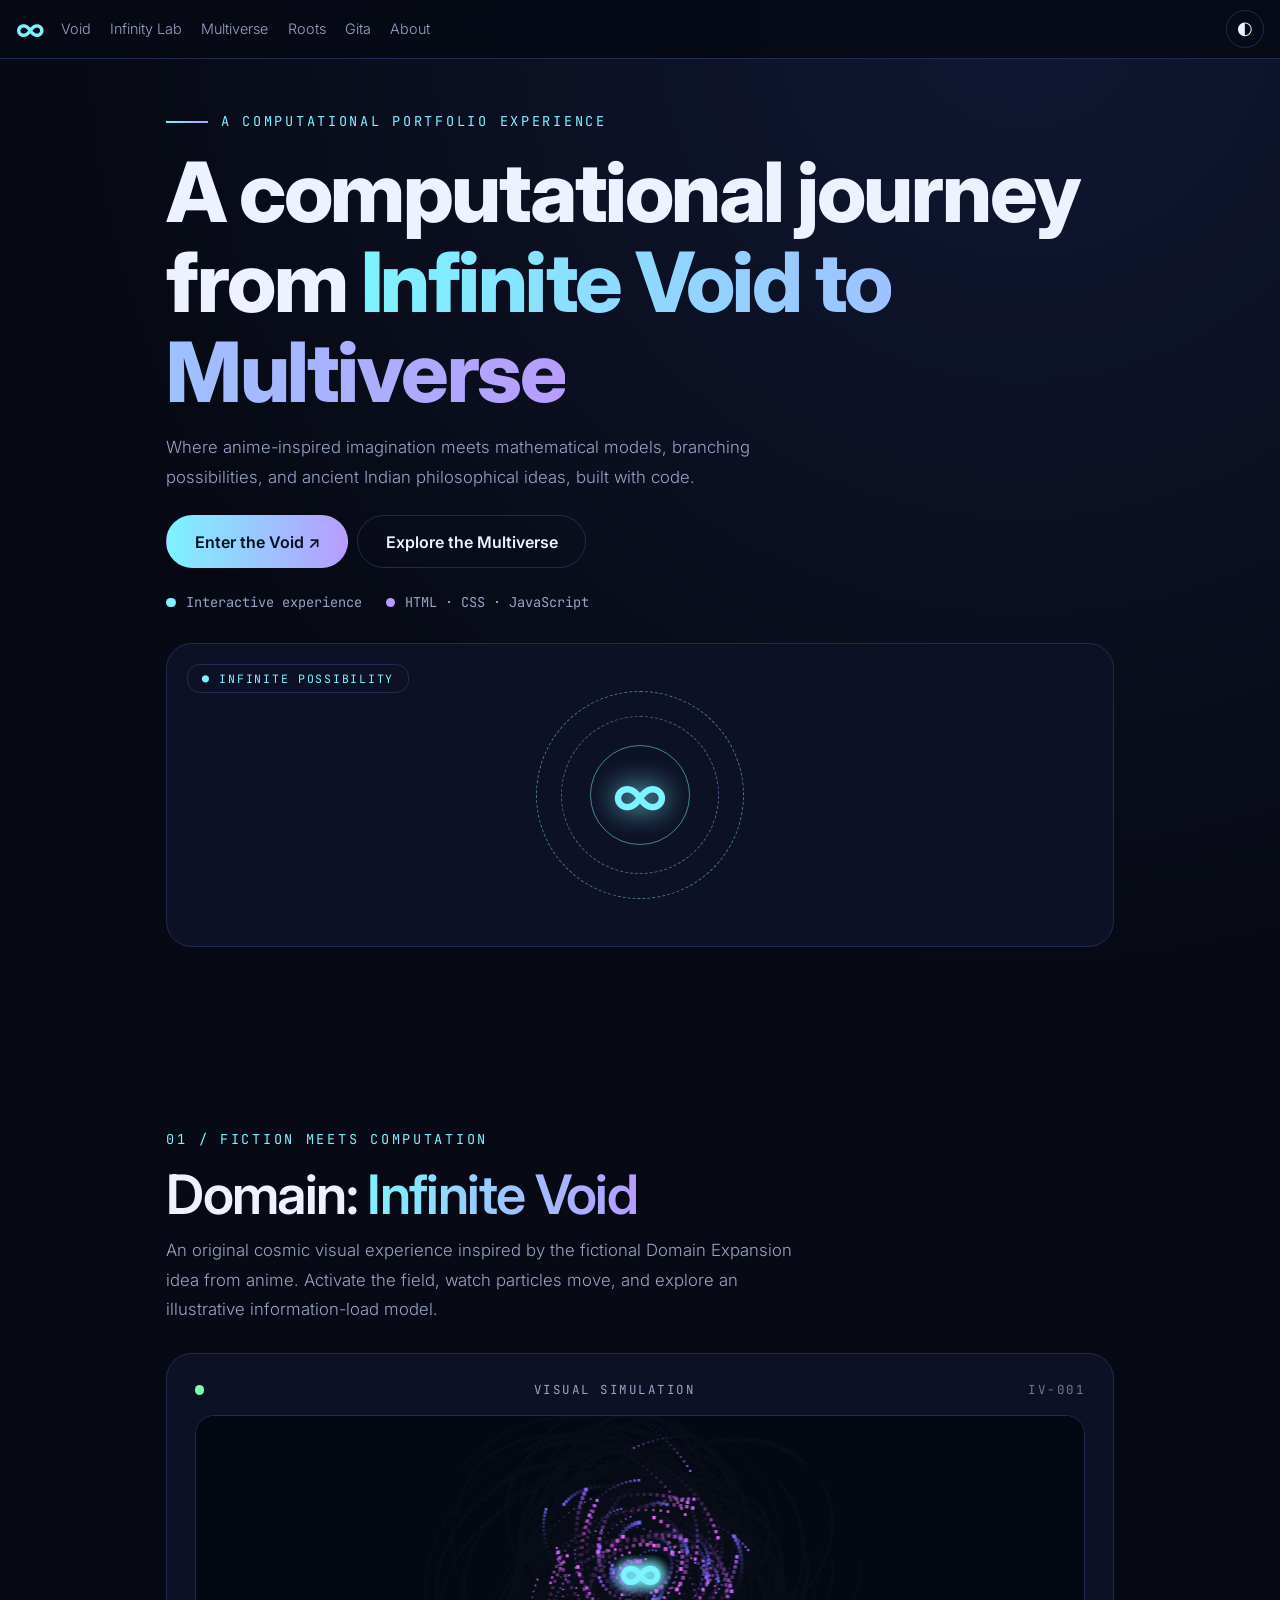
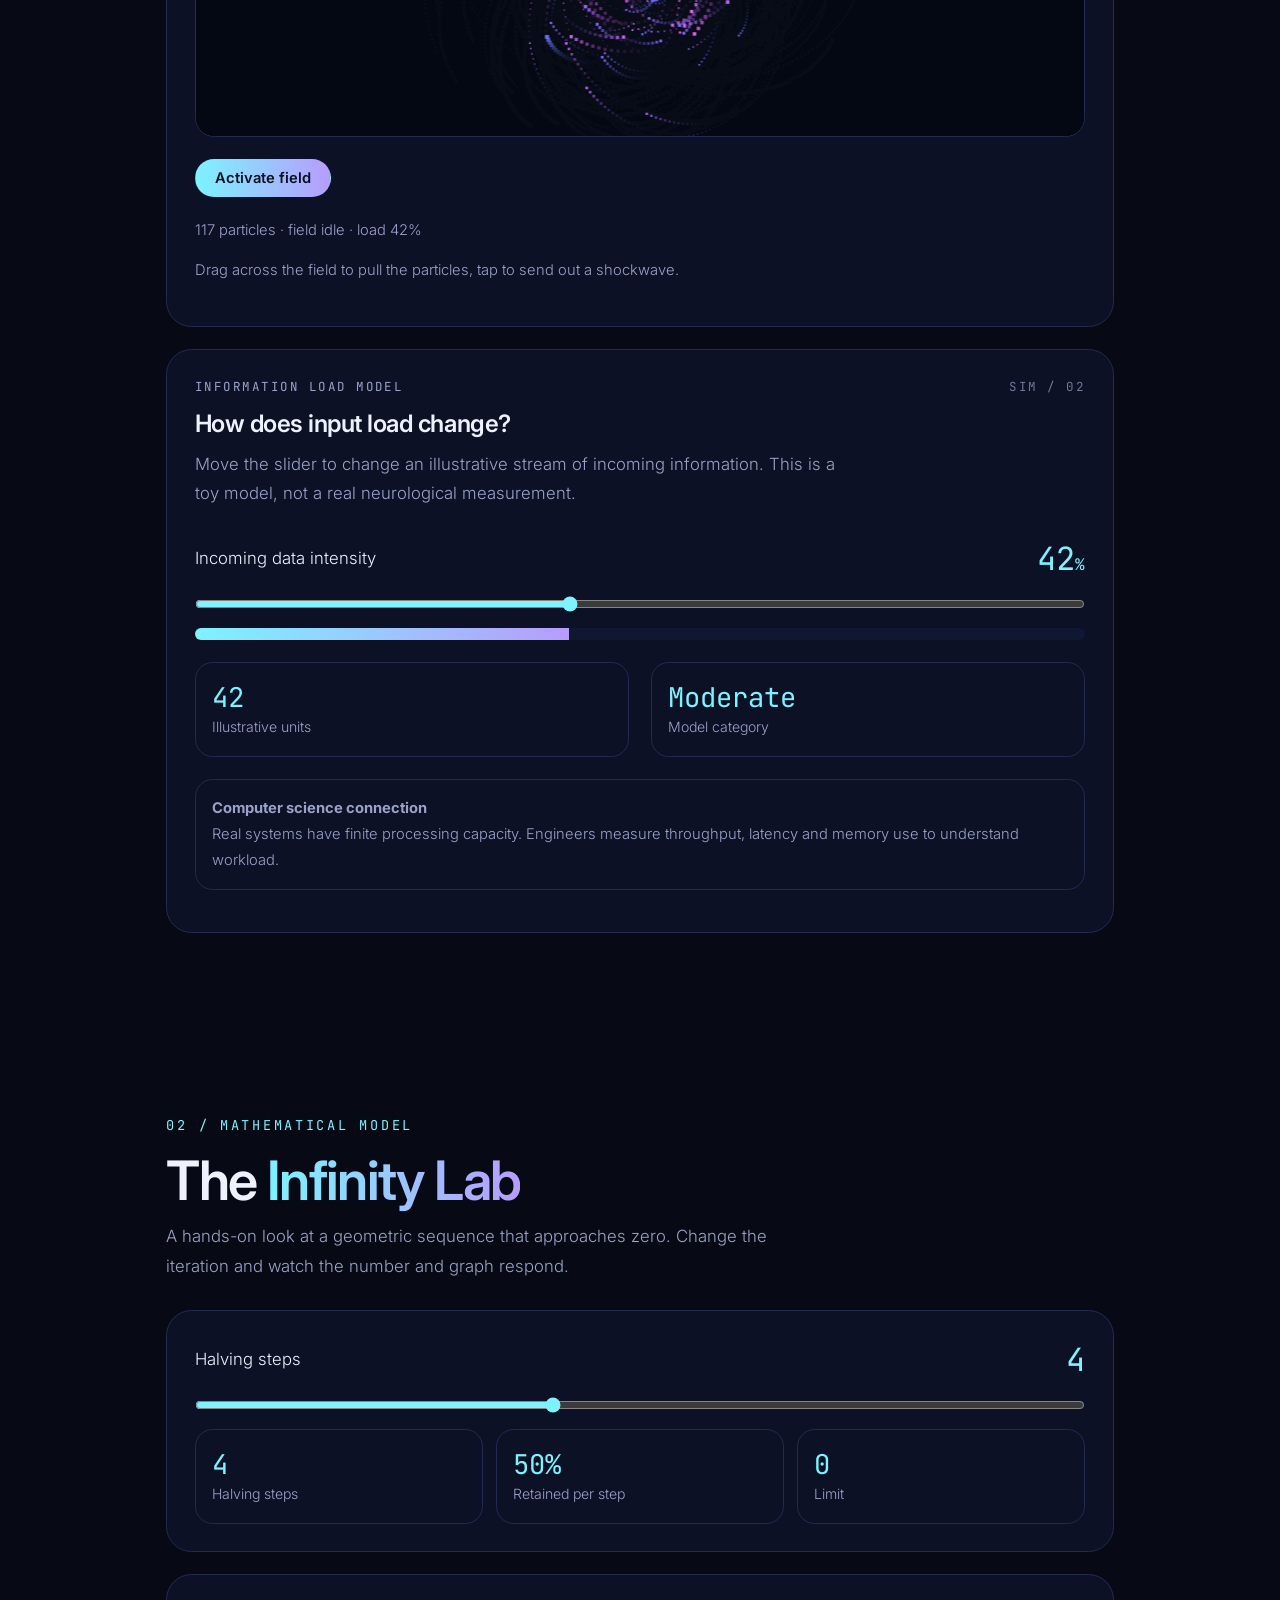
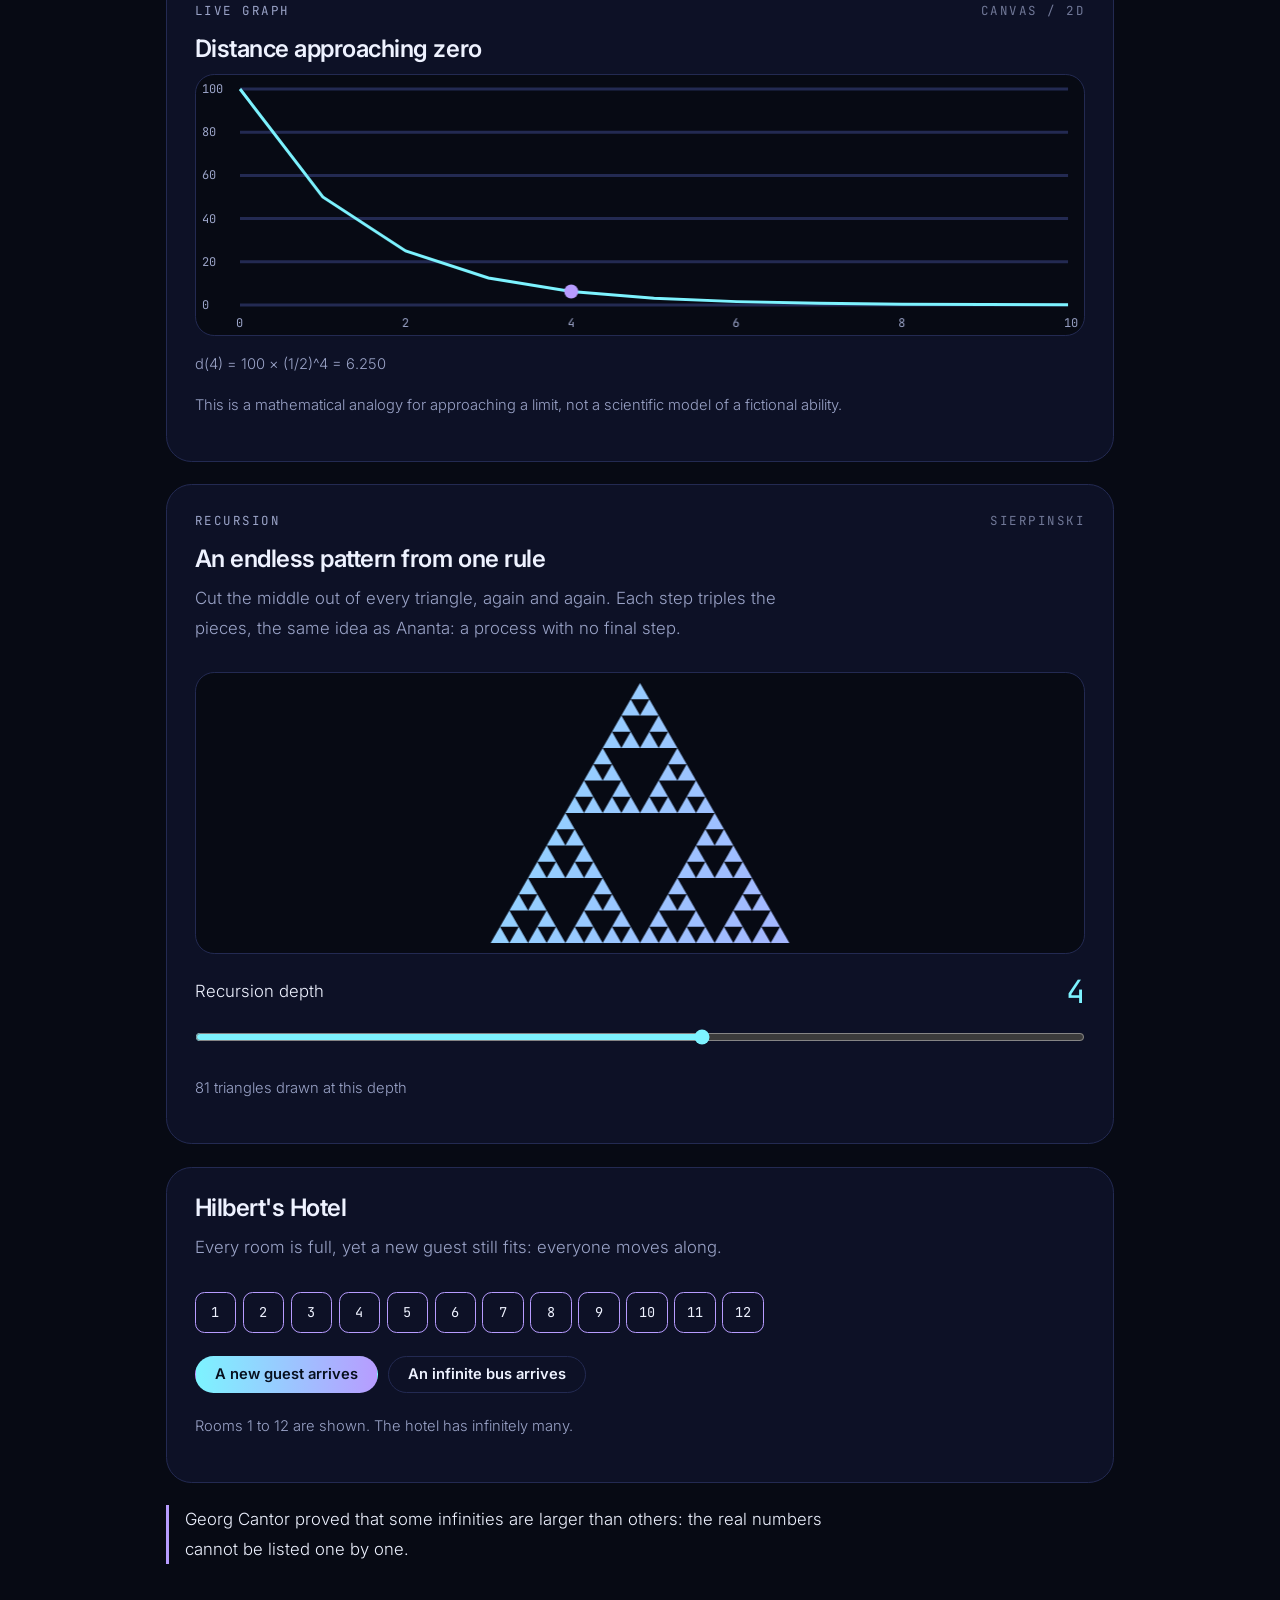
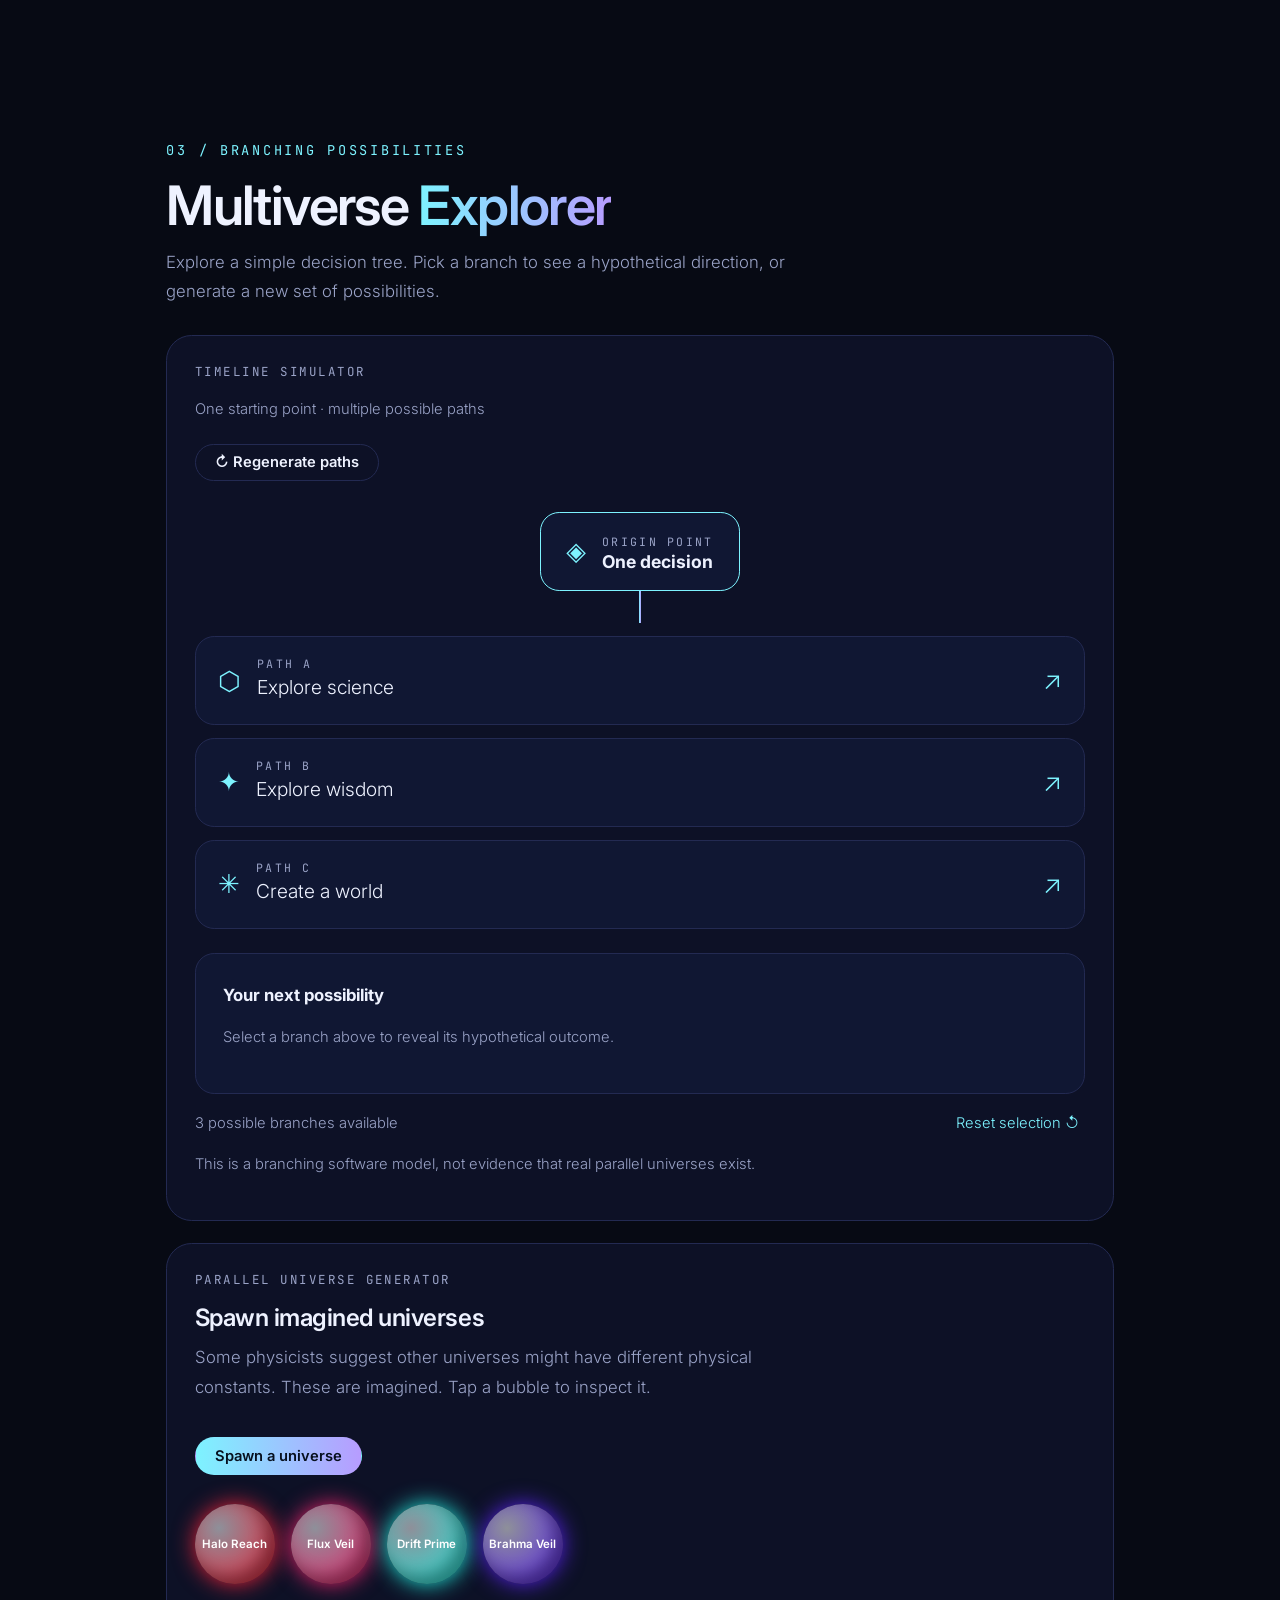
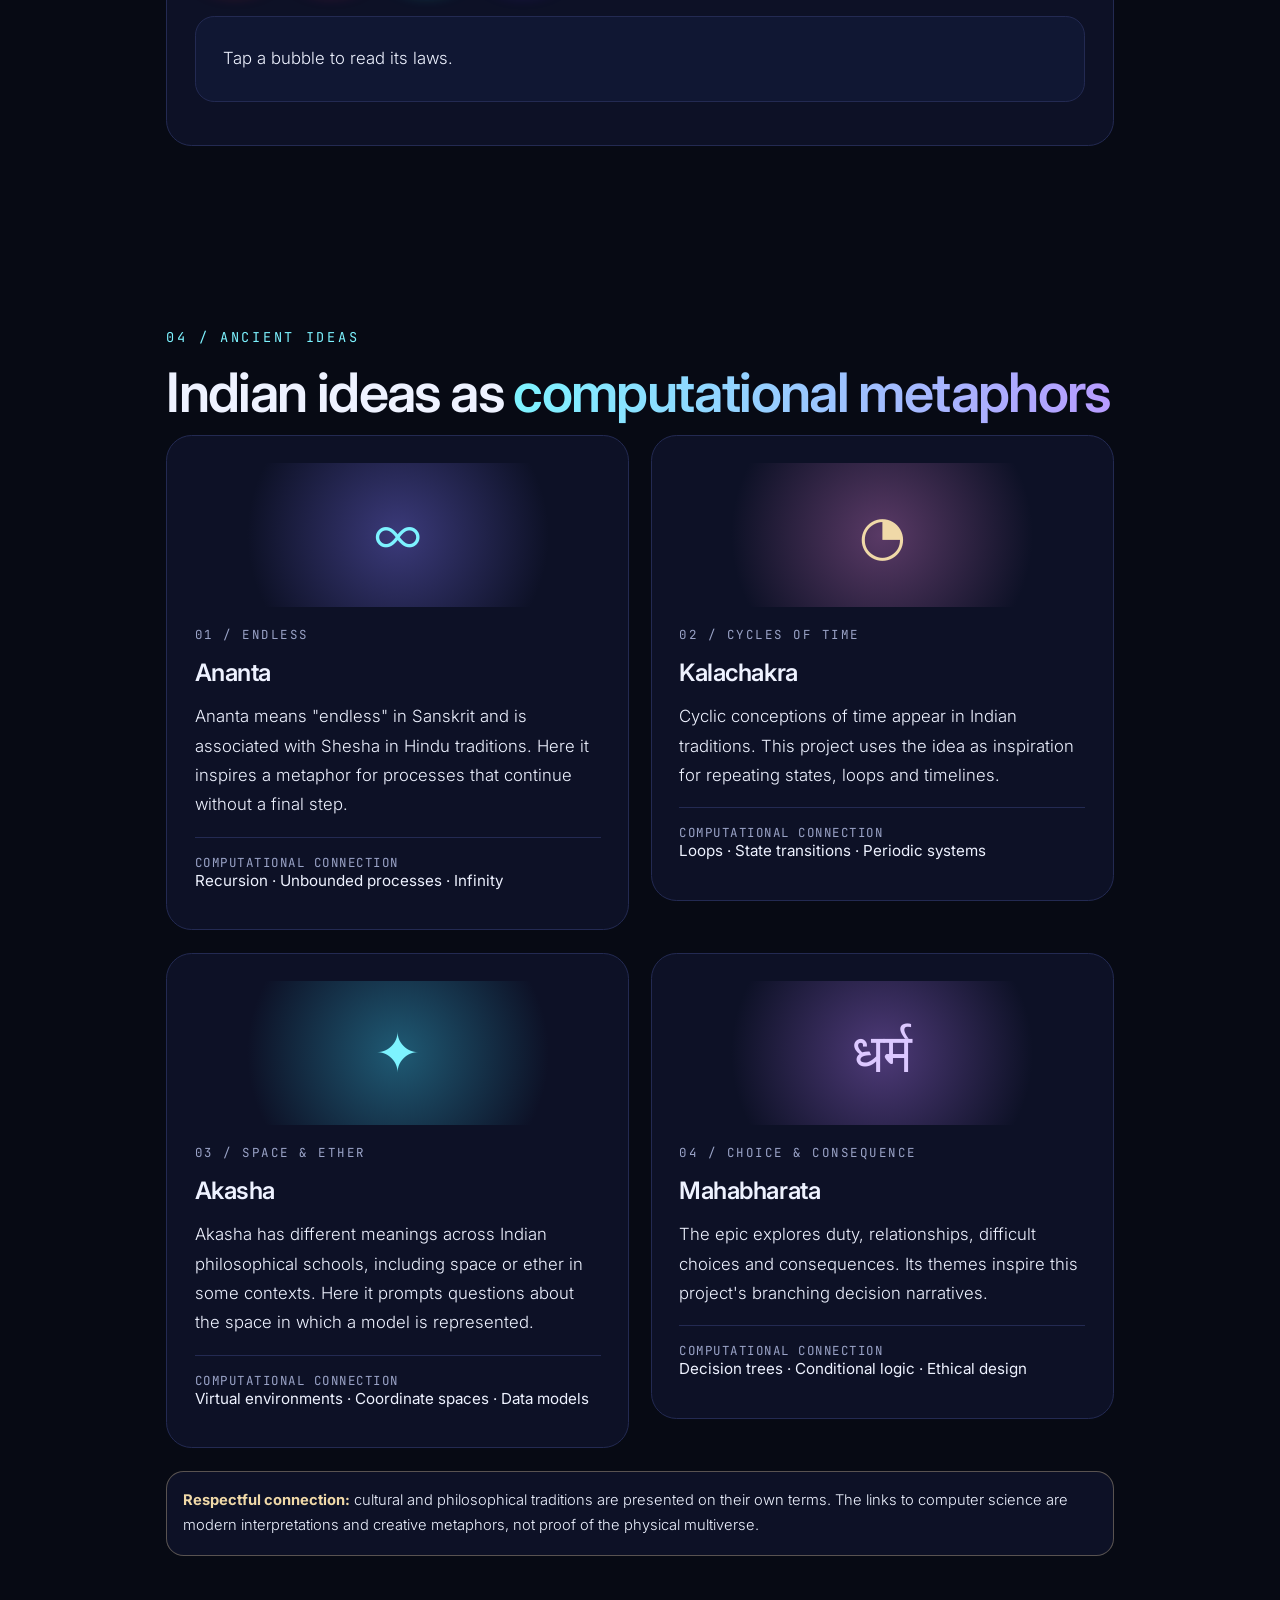
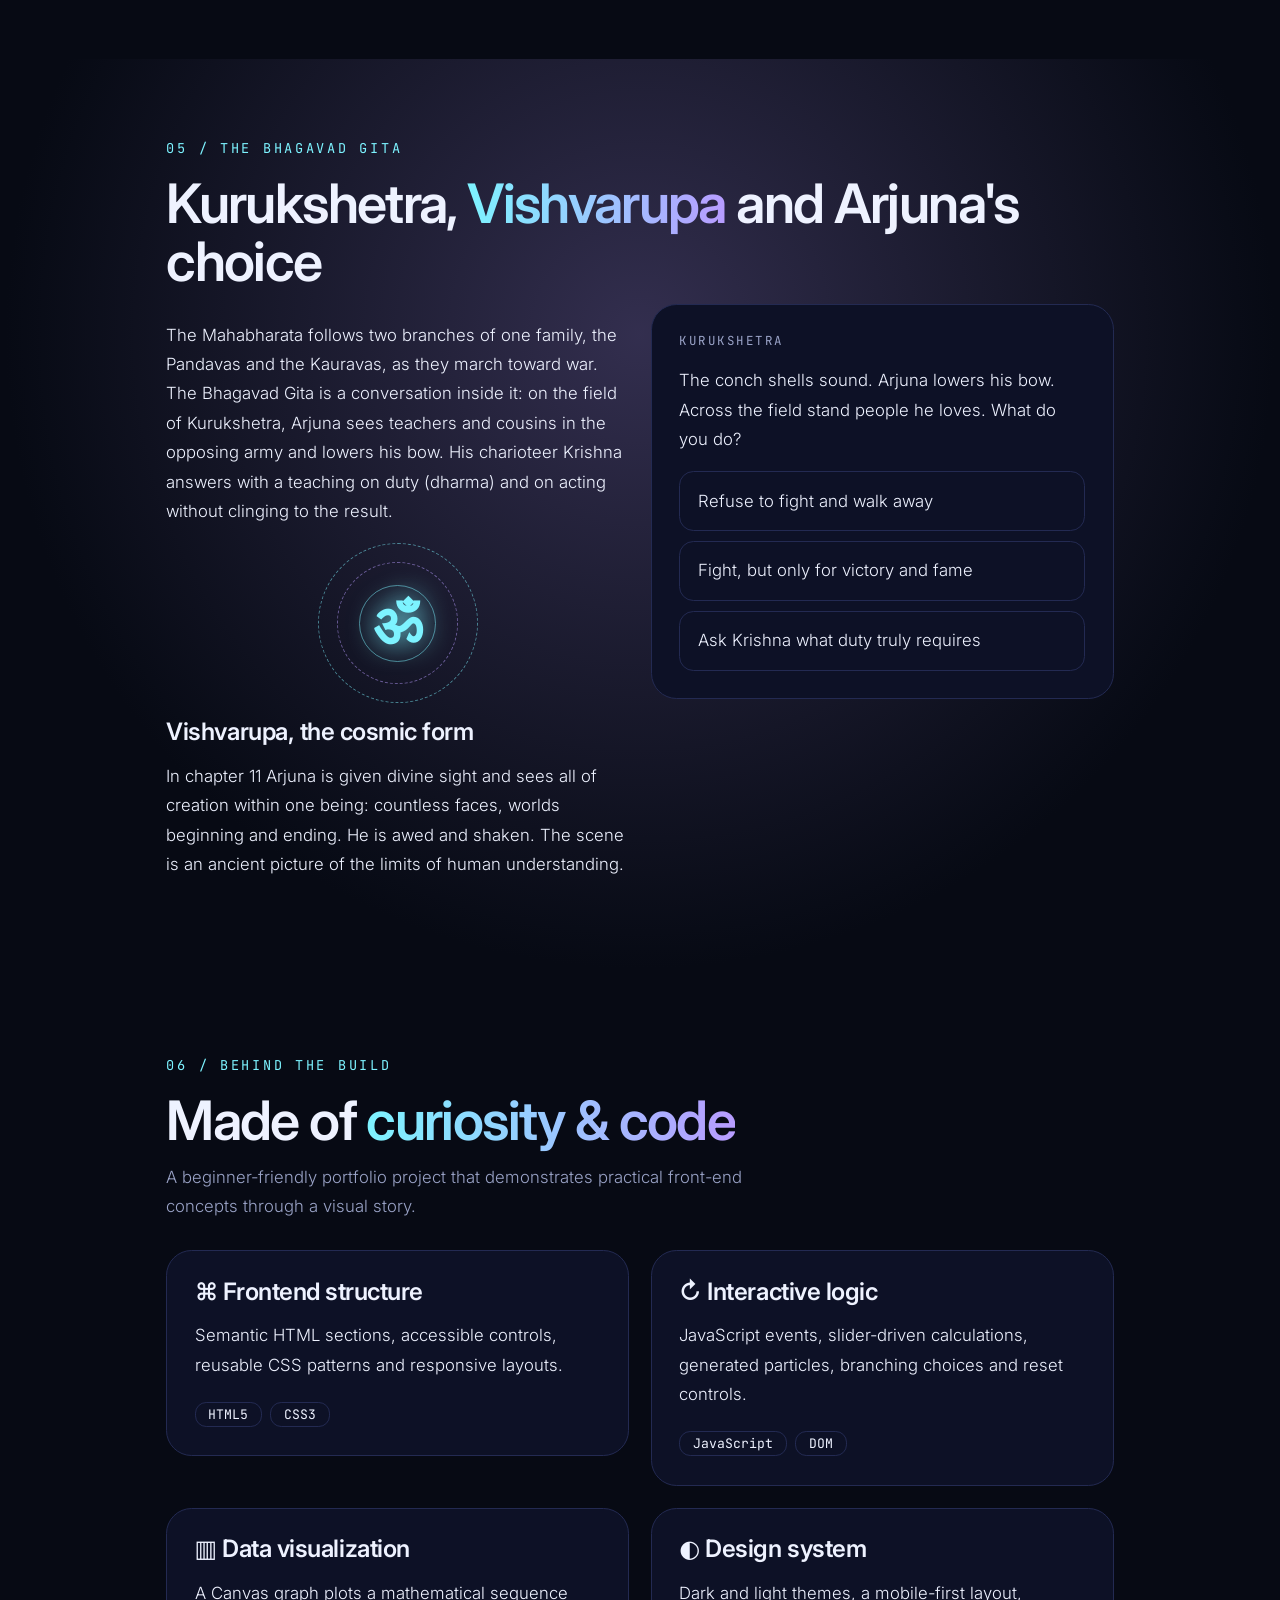
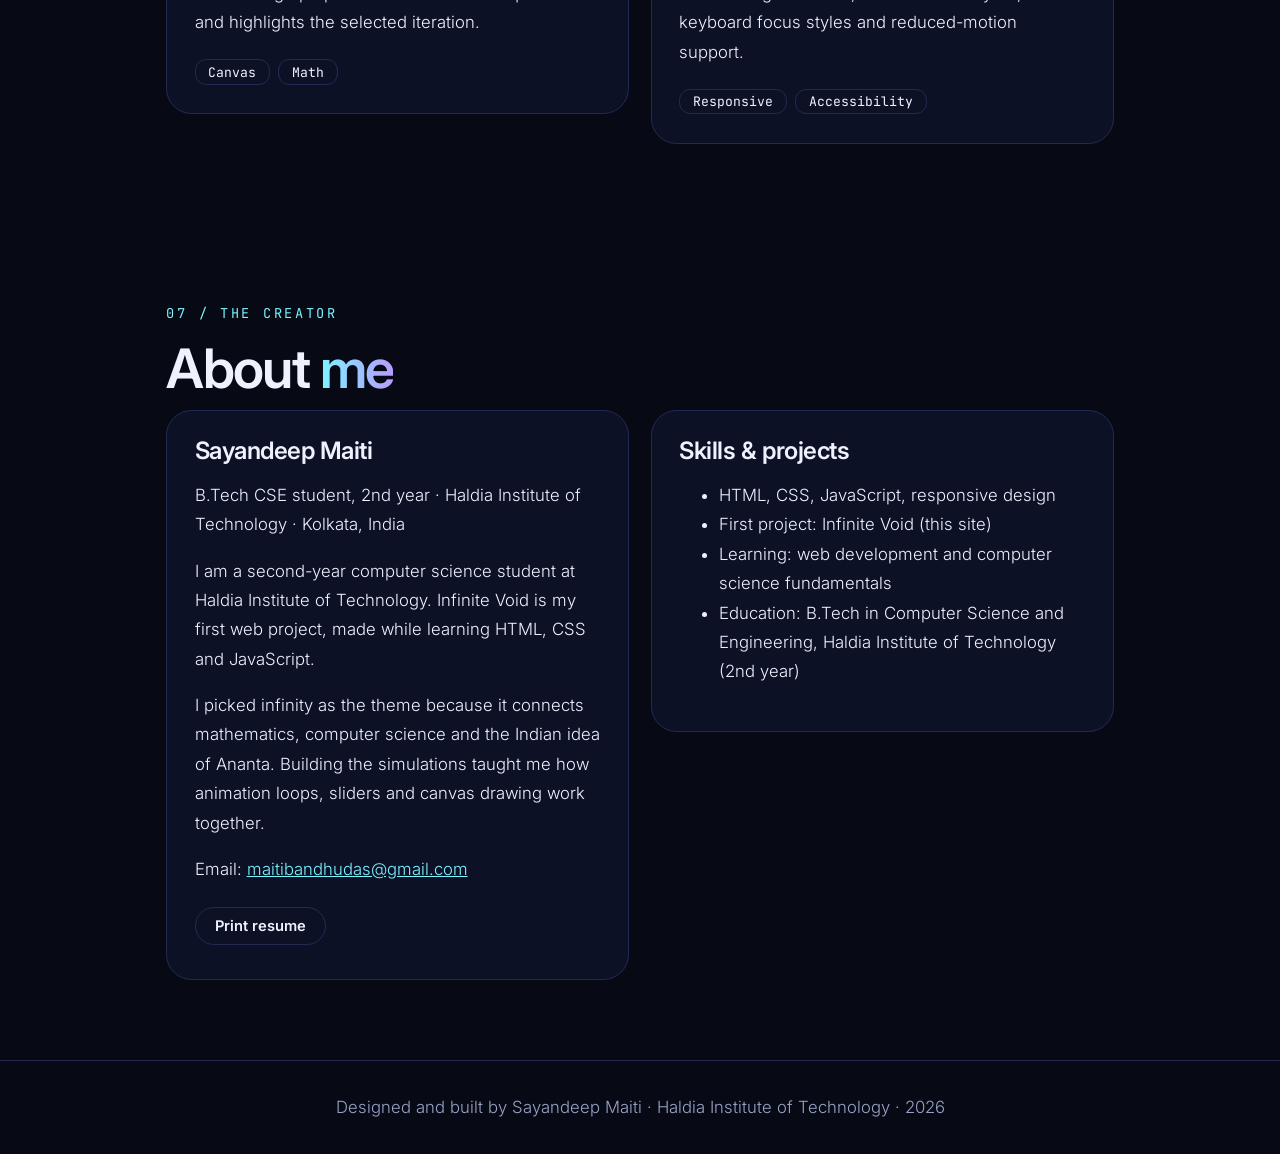
<file: standalone.html>
<!DOCTYPE html>
<html lang="en" data-theme="dark">
<head>
<meta charset="utf-8">
<meta name="viewport" content="width=device-width, initial-scale=1, viewport-fit=cover">
<title>Infinite Void · by Sayandeep Maiti</title>
<meta name="description" content="A computational portfolio: infinity mathematics, a multiverse simulator and ideas from the Mahabharata and the Bhagavad Gita.">
<link rel="icon" href="data:image/svg+xml,<svg xmlns='http://www.w3.org/2000/svg' viewBox='0 0 100 100'><text y='.9em' font-size='90'>∞</text></svg>">
<link href="https://fonts.googleapis.com/css2?family=Inter:wght@300;400;600;800&family=JetBrains+Mono:wght@400;600&display=swap" rel="stylesheet">
<style>:root{--bg:#070a14;--bg2:#101733;--ink:#eef2ff;--mute:#9aa3c7;--cy:#7df3ff;--vi:#b79cff;--gold:#f0d9a8;--line:#232a52;--card:#0d1126;--gr:linear-gradient(90deg,#7df3ff,#b79cff)}
[data-theme=light]{--bg:#f5f6fc;--bg2:#e3e6f7;--ink:#14173a;--mute:#555c82;--cy:#0a7a8c;--vi:#5b3fd1;--gold:#8a5a00;--line:#cdd2ee;--card:#fff;--gr:linear-gradient(90deg,#0a7a8c,#5b3fd1)}
*{box-sizing:border-box}html{scroll-behavior:smooth;scroll-padding-top:4.5rem}
body{margin:0;background:var(--bg);color:var(--ink);font:300 1.05rem/1.75 Inter,system-ui,sans-serif;overflow-x:hidden}
h1,h2,h3{font-weight:600;letter-spacing:-.03em;line-height:1.08;margin:0 0 .8rem}
h1{font-size:clamp(2.5rem,9vw,5.2rem);font-weight:800}h2{font-size:clamp(2.1rem,6vw,3.4rem)}h3{font-size:1.5rem;letter-spacing:-.02em}
.g{background:var(--gr);-webkit-background-clip:text;background-clip:text;color:transparent}
a{color:var(--cy)}:focus-visible{outline:3px solid var(--cy);outline-offset:3px}
.skip{position:absolute;left:-999px}.skip:focus{left:1rem;top:1rem;background:var(--cy);color:#000;padding:.5rem;z-index:99}
#prog{position:fixed;top:0;left:0;height:3px;width:0;background:var(--gr);z-index:30}
.nav{position:fixed;top:0;left:0;right:0;z-index:20;display:flex;align-items:center;gap:1rem;padding:.6rem 1rem;padding-top:calc(.6rem + env(safe-area-inset-top));background:color-mix(in srgb,var(--bg) 85%,transparent);backdrop-filter:blur(12px);border-bottom:1px solid var(--line)}
.nav nav{display:flex;gap:1.2rem;overflow-x:auto;flex:1;white-space:nowrap;scrollbar-width:none}.nav nav a{color:var(--mute);text-decoration:none;font-size:.9rem}.nav nav a:hover{color:var(--cy)}
.logo{font-size:1.9rem;line-height:1;text-decoration:none;font-weight:600}
#theme{background:none;border:1px solid var(--line);color:var(--ink);width:2.4rem;height:2.4rem;border-radius:50%;cursor:pointer;font-size:1.1rem}
.wrap{max-width:62rem;margin:auto;padding:5rem 1.4rem}
.hero{background:radial-gradient(ellipse at 80% 0%,var(--bg2),transparent 65%);padding-top:2rem}
.tag{font:400 .85rem/1.4 "JetBrains Mono",monospace;letter-spacing:.2em;text-transform:uppercase;color:var(--cy);display:flex;gap:.8rem;align-items:center;margin:0 0 1rem}
.tag.s{color:var(--mute);justify-content:space-between;font-size:.78rem}.tag em{font-style:normal;opacity:.7}.ln{width:2.6rem;height:2px;background:var(--gr)}
.dot{width:.6rem;height:.6rem;border-radius:50%;background:#7dffb0;margin-right:-.2rem}
.lede,.sub{color:var(--mute);max-width:40rem}.sub{margin:0 0 1.8rem}
.btn{display:inline-block;background:var(--gr);color:#07101f;font:600 1rem Inter,sans-serif;padding:.95rem 1.7rem;border-radius:2rem;border:1px solid transparent;text-decoration:none;cursor:pointer;margin:.4rem .6rem .4rem 0}
.btn.ghost{background:none;color:var(--ink);border-color:var(--line)}.btn.small{padding:.55rem 1.2rem;font-size:.92rem}.btn:hover{filter:brightness(1.1)}
.chips{font:400 .85rem "JetBrains Mono",monospace;color:var(--mute);margin:1.2rem 0 2rem}.chips i{display:inline-block;width:.6rem;height:.6rem;border-radius:50%;background:var(--cy);margin:0 .6rem 0 0}.chips i.v{background:var(--vi);margin-left:1rem}
.card{background:var(--card);border:1px solid var(--line);border-radius:1.6rem;padding:1.7rem;margin:0 0 1.4rem}
.card.inner{background:var(--bg2);border-radius:1.2rem;margin:1.5rem 0 1rem}
.grid2{display:grid;grid-template-columns:repeat(auto-fit,minmax(min(100%,21rem),1fr));gap:1.4rem;align-items:start}.grid2 .card{margin:0}
.grid3{display:grid;grid-template-columns:repeat(3,1fr);gap:.8rem}
.stat{border:1px solid var(--line);border-radius:1.1rem;padding:1rem;color:var(--mute);font-size:.88rem}.stat b{display:block;color:var(--cy);font:400 1.7rem "JetBrains Mono",monospace}
.big{color:var(--cy);font:400 2rem "JetBrains Mono",monospace}.big small{font-size:1rem}.row{display:flex;justify-content:space-between;align-items:center;gap:1rem}
input[type=range]{width:100%;accent-color:var(--cy);margin:1rem 0}.meter{height:.7rem;background:var(--bg2);border-radius:1rem;overflow:hidden;margin-bottom:1.4rem}#mf{height:100%;width:42%;background:var(--gr);transition:width .2s}
canvas{width:100%;display:block;border-radius:1.2rem;background:var(--bg);border:1px solid var(--line);margin:0 0 1rem}
.note{color:var(--mute);font-size:.92rem}.box{border:1px solid var(--line);border-radius:1.1rem;padding:1rem;margin-top:1.4rem}.gold{border-color:#f0d9a855;color:var(--ink)}.gold b{color:var(--gold)}
.fact{border-left:3px solid var(--vi);padding-left:1rem;max-width:42rem}
.orbcard{position:relative;margin-top:2rem;display:grid;place-items:center;min-height:19rem;overflow:hidden}
.pill{position:absolute;left:1.2rem;top:1.2rem;border:1px solid var(--line);border-radius:.8rem;padding:.4rem .9rem;font:400 .72rem "JetBrains Mono",monospace;letter-spacing:.15em;text-transform:uppercase;color:var(--cy)}
.rings{position:relative;width:13rem;aspect-ratio:1;display:grid;place-items:center;margin:1rem auto}.rings.sm{width:10rem}
.rings i{position:absolute;inset:0;border:1px solid var(--cy);border-radius:50%;opacity:.5;animation:spin 20s linear infinite;border-style:dashed}
.rings i:nth-child(2){inset:12%;border-color:var(--vi);animation-direction:reverse;animation-duration:14s}.rings i:nth-child(3){inset:26%;animation-duration:9s;border-style:solid}
.glow{font-size:3.6rem;font-weight:600;color:var(--cy);text-shadow:0 0 28px var(--cy)}@keyframes spin{to{transform:rotate(360deg)}}
.rooms{display:flex;flex-wrap:wrap;gap:.4rem;margin:1rem 0}.room{width:2.6rem;height:2.6rem;display:grid;place-items:center;border:1px solid var(--vi);border-radius:.6rem;font:400 .85rem "JetBrains Mono",monospace;transition:.35s}.room.m{background:var(--vi);color:#fff;transform:translateY(-6px)}
.origin{width:max-content;max-width:100%;margin:1.5rem auto 0;border:1px solid var(--cy);border-radius:1.2rem;padding:1rem 1.6rem;display:flex;gap:1rem;align-items:center;background:var(--bg2);color:var(--cy);font-size:1.6rem}.origin span{color:var(--ink);font-size:1.1rem;line-height:1.3}.origin small{font:400 .72rem "JetBrains Mono";letter-spacing:.2em;text-transform:uppercase;color:var(--mute)}
.stem{width:2px;height:2rem;background:var(--gr);margin:0 auto}
.path{display:flex;align-items:center;gap:1rem;width:100%;margin:.8rem 0;padding:1.2rem 1.4rem;background:var(--bg2);color:var(--ink);border:1px solid var(--line);border-radius:1.2rem;font:inherit;text-align:left;cursor:pointer}.path:hover,.path.on{border-color:var(--cy)}
.path span{flex:1;font-size:1.2rem}.path small{display:block;font:400 .72rem "JetBrains Mono";letter-spacing:.2em;text-transform:uppercase;color:var(--mute)}.path i{font-style:normal;color:var(--cy);font-size:1.6rem}
.link{background:none;border:0;color:var(--cy);font:inherit;cursor:pointer}
.art{height:9rem;border-radius:1.2rem;display:grid;place-items:center;font-size:3.4rem;margin-bottom:1.2rem;color:var(--ink)}
.a1{background:radial-gradient(circle,#3b3a7a,var(--card) 70%);color:var(--cy)}.a2{background:radial-gradient(circle,#5a3a66,var(--card) 70%);color:var(--gold)}.a3{background:radial-gradient(circle,#1f5a74,var(--card) 70%);color:var(--cy)}.a4{background:radial-gradient(circle,#4e3a78,var(--card) 70%);color:#dcc8ff}
.cc{border-top:1px solid var(--line);padding-top:1rem;font:400 .78rem "JetBrains Mono",monospace;letter-spacing:.12em;text-transform:uppercase;color:var(--mute)}.cc b{font:400 .95rem Inter;letter-spacing:0;text-transform:none;color:var(--ink)}
.cosmic{background:radial-gradient(circle at 50% 30%,color-mix(in srgb,var(--vi) 25%,var(--bg)),var(--bg) 70%)}
.story button{display:block;width:100%;text-align:left;margin:.6rem 0 0;padding:.9rem 1.1rem;background:none;color:var(--ink);border:1px solid var(--line);border-radius:.9rem;font:inherit;cursor:pointer}.story button:hover{border-color:var(--cy)}.story h3{color:var(--cy)}
.chip{display:inline-block;border:1px solid var(--line);border-radius:.7rem;padding:.2rem .8rem;margin:.3rem .5rem 0 0;font:400 .82rem "JetBrains Mono",monospace}
footer{text-align:center;padding:2rem 1rem;color:var(--mute);border-top:1px solid var(--line)}
@media(max-width:560px){.wrap{padding:3.5rem 1.2rem}.btn{width:100%;text-align:center}.btn.small{width:auto}.grid3{grid-template-columns:1fr}.stat{display:flex;justify-content:space-between;align-items:center}}
@media(prefers-reduced-motion:reduce){*{animation:none!important;transition:none!important;scroll-behavior:auto!important}}
@media print{.nav,#prog,section:not(#about),#theme,button{display:none}body{background:#fff;color:#000}.card{border-color:#999}}

canvas#void{touch-action:pan-y;cursor:crosshair}
.bubbles{display:flex;flex-wrap:wrap;gap:1rem;margin:1.4rem 0;min-height:5.5rem}
.bub{width:5rem;height:5rem;border-radius:50%;border:0;cursor:pointer;color:#fff;font:600 .72rem Inter;padding:.3rem;box-shadow:inset -8px -8px 16px #0006,0 0 22px var(--c);background:radial-gradient(circle at 30% 30%,#fff8,var(--c));animation:bob 5s ease-in-out infinite}
.bub:nth-child(2n){animation-delay:-1.7s}.bub:nth-child(3n){animation-delay:-3.2s}@keyframes bob{50%{transform:translateY(-9px)}}
#uni b{color:var(--cy)}#uni ul{margin:.5rem 0 0;padding-left:1.2rem}
</style>
</head>
<body>
<div id="prog"></div><a class="skip" href="#main">Skip to content</a>
<header class="nav"><a class="logo" href="#top" aria-label="Home">∞</a>
<nav aria-label="Sections"><a href="#domain">Void</a><a href="#lab">Infinity Lab</a><a href="#multiverse">Multiverse</a><a href="#roots">Roots</a><a href="#gita">Gita</a><a href="#about">About</a></nav>
<button id="theme" aria-label="Toggle dark or light mode">◐</button></header>
<main id="main">
<section class="hero" id="top"><div class="wrap">
<p class="tag"><span class="ln"></span>A computational portfolio experience</p>
<h1>A computational journey from <span class="g">Infinite Void to Multiverse</span></h1>
<p class="lede">Where anime-inspired imagination meets mathematical models, branching possibilities, and ancient Indian philosophical ideas, built with code.</p>
<a class="btn" href="#domain">Enter the Void ↗</a><a class="btn ghost" href="#multiverse">Explore the Multiverse</a>
<p class="chips"><i></i>Interactive experience <i class="v"></i>HTML · CSS · JavaScript</p>
<div class="card orbcard"><span class="pill">● Infinite possibility</span><div class="rings"><i></i><i></i><i></i><b class="glow">∞</b></div></div>
</div></section>

<section id="domain" class="wrap"><p class="tag">01 / Fiction meets computation</p>
<h2>Domain: <span class="g">Infinite Void</span></h2>
<p class="sub">An original cosmic visual experience inspired by the fictional Domain Expansion idea from anime. Activate the field, watch particles move, and explore an illustrative information-load model.</p>
<div class="card"><p class="tag s"><span class="dot"></span>Visual simulation <em>IV-001</em></p>
<canvas id="void" height="320" aria-label="Particle field simulation"></canvas>
<button class="btn small" id="field" aria-pressed="false">Activate field</button><p class="note" id="hud"></p><p class="note">Drag across the field to pull the particles, tap to send out a shockwave.</p></div>
<div class="card"><p class="tag s">Information load model <em>SIM / 02</em></p>
<h3>How does input load change?</h3><p class="sub">Move the slider to change an illustrative stream of incoming information. This is a toy model, not a real neurological measurement.</p>
<label for="load" class="row">Incoming data intensity <b id="lv" class="big">42<small>%</small></b></label>
<input id="load" type="range" min="0" max="100" value="42">
<div class="meter"><div id="mf"></div></div>
<div class="grid2"><div class="stat"><b id="u">42</b>Illustrative units</div><div class="stat"><b id="cat">Moderate</b>Model category</div></div>
<p class="note box"><b>Computer science connection</b><br>Real systems have finite processing capacity. Engineers measure throughput, latency and memory use to understand workload.</p></div>
</section>

<section id="lab" class="wrap"><p class="tag">02 / Mathematical model</p>
<h2>The <span class="g">Infinity Lab</span></h2>
<p class="sub">A hands-on look at a geometric sequence that approaches zero. Change the iteration and watch the number and graph respond.</p>
<div class="card"><label for="it" class="row">Halving steps <b id="itn" class="big">4</b></label>
<input id="it" type="range" min="0" max="10" value="4">
<div class="grid3"><div class="stat"><b id="sn">4</b>Halving steps</div><div class="stat"><b>50%</b>Retained per step</div><div class="stat"><b>0</b>Limit</div></div></div>
<div class="card"><p class="tag s">Live graph <em>Canvas / 2D</em></p><h3>Distance approaching zero</h3>
<canvas id="graph" height="260" aria-label="Graph of d(n) = 100 times one half to the n"></canvas>
<p id="gv" class="note"></p><p class="note">This is a mathematical analogy for approaching a limit, not a scientific model of a fictional ability.</p></div>
<div class="card"><p class="tag s">Recursion <em>Sierpinski</em></p><h3>An endless pattern from one rule</h3><p class="sub">Cut the middle out of every triangle, again and again. Each step triples the pieces, the same idea as Ananta: a process with no final step.</p><canvas id="fr" height="280" aria-label="Sierpinski triangle"></canvas><label for="fd" class="row">Recursion depth <b id="fn" class="big">4</b></label><input id="fd" type="range" min="0" max="7" value="4"><p class="note"><span id="ft">81</span> triangles drawn at this depth</p></div>
<div class="card"><h3>Hilbert's Hotel</h3><p class="sub">Every room is full, yet a new guest still fits: everyone moves along.</p>
<div id="hotel" class="rooms"></div><button class="btn small" id="g1">A new guest arrives</button><button class="btn small ghost" id="g2">An infinite bus arrives</button><p id="hn" class="note">Rooms 1 to 12 are shown. The hotel has infinitely many.</p></div>
<p class="fact">Georg Cantor proved that some infinities are larger than others: the real numbers cannot be listed one by one.</p>
</section>

<section id="multiverse" class="wrap"><p class="tag">03 / Branching possibilities</p>
<h2>Multiverse <span class="g">Explorer</span></h2>
<p class="sub">Explore a simple decision tree. Pick a branch to see a hypothetical direction, or generate a new set of possibilities.</p>
<div class="card"><p class="tag s">Timeline simulator</p><p class="note">One starting point · multiple possible paths</p>
<button class="btn small ghost" id="regen">↻ Regenerate paths</button>
<div class="origin">◈ <span><small>Origin point</small><br><b>One decision</b></span></div><div class="stem"></div>
<div id="paths"></div>
<div class="card inner" aria-live="polite"><b>Your next possibility</b><p id="out" class="note">Select a branch above to reveal its hypothetical outcome.</p></div>
<p class="row note"><span id="bc">3 possible branches available</span><button class="link" id="reset">Reset selection ↺</button></p>
<p class="note">This is a branching software model, not evidence that real parallel universes exist.</p></div>
<div class="card"><p class="tag s">Parallel universe generator</p><h3>Spawn imagined universes</h3><p class="sub">Some physicists suggest other universes might have different physical constants. These are imagined. Tap a bubble to inspect it.</p><button class="btn small" id="spawn">Spawn a universe</button><div id="bubbles" class="bubbles"></div><div class="card inner" id="uni" aria-live="polite">Tap a bubble to read its laws.</div></div>
</section>

<section id="roots" class="wrap"><p class="tag">04 / Ancient ideas</p>
<h2>Indian ideas as <span class="g">computational metaphors</span></h2>
<div class="grid2">
<article class="card"><div class="art a1">∞</div><p class="tag s">01 / Endless</p><h3>Ananta</h3><p>Ananta means "endless" in Sanskrit and is associated with Shesha in Hindu traditions. Here it inspires a metaphor for processes that continue without a final step.</p><p class="cc">Computational connection<br><b>Recursion · Unbounded processes · Infinity</b></p></article>
<article class="card"><div class="art a2">◔</div><p class="tag s">02 / Cycles of time</p><h3>Kalachakra</h3><p>Cyclic conceptions of time appear in Indian traditions. This project uses the idea as inspiration for repeating states, loops and timelines.</p><p class="cc">Computational connection<br><b>Loops · State transitions · Periodic systems</b></p></article>
<article class="card"><div class="art a3">✦</div><p class="tag s">03 / Space &amp; ether</p><h3>Akasha</h3><p>Akasha has different meanings across Indian philosophical schools, including space or ether in some contexts. Here it prompts questions about the space in which a model is represented.</p><p class="cc">Computational connection<br><b>Virtual environments · Coordinate spaces · Data models</b></p></article>
<article class="card"><div class="art a4">धर्म</div><p class="tag s">04 / Choice &amp; consequence</p><h3>Mahabharata</h3><p>The epic explores duty, relationships, difficult choices and consequences. Its themes inspire this project's branching decision narratives.</p><p class="cc">Computational connection<br><b>Decision trees · Conditional logic · Ethical design</b></p></article>
</div>
<p class="card note box gold"><b>Respectful connection:</b> cultural and philosophical traditions are presented on their own terms. The links to computer science are modern interpretations and creative metaphors, not proof of the physical multiverse.</p></section>

<section id="gita" class="cosmic"><div class="wrap">
<p class="tag">05 / The Bhagavad Gita</p><h2>Kurukshetra, <span class="g">Vishvarupa</span> and Arjuna's choice</h2>
<div class="grid2"><div>
<p>The Mahabharata follows two branches of one family, the Pandavas and the Kauravas, as they march toward war. The Bhagavad Gita is a conversation inside it: on the field of Kurukshetra, Arjuna sees teachers and cousins in the opposing army and lowers his bow. His charioteer Krishna answers with a teaching on duty (dharma) and on acting without clinging to the result.</p>
<div class="rings sm"><i></i><i></i><i></i><b class="glow">ॐ</b></div>
<h3>Vishvarupa, the cosmic form</h3>
<p>In chapter 11 Arjuna is given divine sight and sees all of creation within one being: countless faces, worlds beginning and ending. He is awed and shaken. The scene is an ancient picture of the limits of human understanding.</p></div>
<div id="arjuna" class="card story" aria-live="polite"></div></div></div></section>

<section id="made" class="wrap"><p class="tag">06 / Behind the build</p><h2>Made of <span class="g">curiosity &amp; code</span></h2>
<p class="sub">A beginner-friendly portfolio project that demonstrates practical front-end concepts through a visual story.</p>
<div class="grid2">
<article class="card"><h3>⌘ Frontend structure</h3><p>Semantic HTML sections, accessible controls, reusable CSS patterns and responsive layouts.</p><span class="chip">HTML5</span><span class="chip">CSS3</span></article>
<article class="card"><h3>↻ Interactive logic</h3><p>JavaScript events, slider-driven calculations, generated particles, branching choices and reset controls.</p><span class="chip">JavaScript</span><span class="chip">DOM</span></article>
<article class="card"><h3>▥ Data visualization</h3><p>A Canvas graph plots a mathematical sequence and highlights the selected iteration.</p><span class="chip">Canvas</span><span class="chip">Math</span></article>
<article class="card"><h3>◐ Design system</h3><p>Dark and light themes, a mobile-first layout, keyboard focus styles and reduced-motion support.</p><span class="chip">Responsive</span><span class="chip">Accessibility</span></article>
</div></section>

<section id="about" class="wrap"><p class="tag">07 / The creator</p><h2>About <span class="g">me</span></h2>
<div class="grid2"><article class="card"><h3>Sayandeep Maiti</h3>
<p>B.Tech CSE student, 2nd year · Haldia Institute of Technology · Kolkata, India</p>
<p>I am a second-year computer science student at Haldia Institute of Technology. Infinite Void is my first web project, made while learning HTML, CSS and JavaScript.</p><p>I picked infinity as the theme because it connects mathematics, computer science and the Indian idea of Ananta. Building the simulations taught me how animation loops, sliders and canvas drawing work together.</p>
<p>Email: <a href="mailto:maitibandhudas@gmail.com">maitibandhudas@gmail.com</a></p>
<button class="btn small ghost" onclick="window.print()">Print resume</button></article>
<article class="card"><h3>Skills &amp; projects</h3><ul><li>HTML, CSS, JavaScript, responsive design</li><li>First project: Infinite Void (this site)</li><li>Learning: web development and computer science fundamentals</li><li>Education: B.Tech in Computer Science and Engineering, Haldia Institute of Technology (2nd year)</li></ul></article></div></section>
</main>
<footer>Designed and built by Sayandeep Maiti · Haldia Institute of Technology · 2026</footer>
<script>(function(){
const $=id=>document.getElementById(id),R=document.documentElement;
try{const t=localStorage.getItem('iv-theme');if(t)R.dataset.theme=t}catch(e){}
$('theme').onclick=()=>{const t=R.dataset.theme==='dark'?'light':'dark';R.dataset.theme=t;try{localStorage.setItem('iv-theme',t)}catch(e){}};
addEventListener('scroll',()=>{$('prog').style.width=(scrollY/(R.scrollHeight-innerHeight)*100)+'%'},{passive:true});
const calm=matchMedia('(prefers-reduced-motion:reduce)').matches;
const css=v=>getComputedStyle(R).getPropertyValue(v).trim();
function fit(c){const d=devicePixelRatio||1,w=c.clientWidth,h=+(c.dataset.h||(c.dataset.h=c.getAttribute('height')));if(c.width!==Math.round(w*d)||c.height!==Math.round(h*d)){c.width=Math.round(w*d);c.height=Math.round(h*d)}const x=c.getContext('2d');x.setTransform(d,0,0,d,0,0);return[x,w,h]}

/* Void field: orbiting particles, pointer gravity, shockwaves */
const vc=$('void');let on=false,load=42,P=[],pt=null,ring=null,T=0;
function spawnP(w,h){const a=Math.random()*6.28,r=30+Math.random()*Math.min(w,520)*.38,v=5.4*(.55+Math.random()*.3)*(Math.random()<.12?-1:1);return{x:w/2+Math.cos(a)*r,y:h/2+Math.sin(a)*r*.8,vx:-Math.sin(a)*v,vy:Math.cos(a)*v,z:Math.random()*1.6+.8}}
function mk(){P=Array.from({length:220},()=>spawnP(vc.clientWidth,320))}
function drawVoid(){const[x,w,h]=fit(vc),cx=w/2,cy=h/2,lt=R.dataset.theme==='light';T++;
 x.globalAlpha=calm?1:.2;x.fillStyle=css('--bg');x.fillRect(0,0,w,h);x.globalAlpha=1;
 const n=Math.floor(220*(.2+load/125)),G=on?95:30,far=Math.hypot(w,h);
 for(let i=0;i<n;i++){const p=P[i];let dx=cx-p.x,dy=cy-p.y,d=Math.hypot(dx,dy)||1,a=G/Math.max(d,28);
  p.vx+=dx/d*a;p.vy+=dy/d*a;
  if(pt){const ex=pt.x-p.x,ey=pt.y-p.y,e=Math.hypot(ex,ey)||1,f=60/Math.max(e,40);p.vx+=ex/e*f;p.vy+=ey/e*f}
  p.vx*=.998;p.vy*=.998;p.x+=p.vx;p.y+=p.vy;
  if(d>far*.7||isNaN(p.x)){P[i]=spawnP(w,h);continue}
  const sp=Math.hypot(p.vx,p.vy);x.fillStyle='hsl('+(185+Math.min(sp*16,110))+' 90% '+(lt?40:68)+'%)';x.fillRect(p.x,p.y,p.z*1.7,p.z*1.7)}
 if(ring){ring.r+=7;ring.a*=.95;x.globalAlpha=ring.a;x.strokeStyle=css('--cy');x.lineWidth=2;x.beginPath();x.arc(ring.x,ring.y,ring.r,0,6.28);x.stroke();x.globalAlpha=1;if(ring.a<.03)ring=null}
 if(on){x.strokeStyle=css('--vi');x.lineWidth=1.5;x.globalAlpha=.7;x.beginPath();x.arc(cx,cy,34+Math.sin(T/10)*5,0,6.28);x.stroke();x.globalAlpha=1}
 x.fillStyle=css('--cy');x.font='700 '+(on?58:44)+'px Inter';x.textAlign='center';x.textBaseline='middle';x.shadowColor=css('--cy');x.shadowBlur=on?32:12;x.fillText('∞',cx,cy);x.shadowBlur=0;
 if(T%20===1)$('hud').textContent=n+' particles · field '+(on?'ACTIVE: gravity ×3':'idle')+' · load '+load+'%';
 if(!calm)requestAnimationFrame(drawVoid)}
mk();drawVoid();
const rel=e=>{const r=vc.getBoundingClientRect();return{x:e.clientX-r.left,y:e.clientY-r.top}};
vc.addEventListener('pointermove',e=>{pt=rel(e)});
['pointerleave','pointerup','pointercancel'].forEach(n=>vc.addEventListener(n,()=>{pt=null}));
vc.addEventListener('pointerdown',e=>{const q=rel(e);ring={x:q.x,y:q.y,r:6,a:.9};P.forEach(p=>{const dx=p.x-q.x,dy=p.y-q.y,d=Math.hypot(dx,dy)||1;if(d<220){p.vx+=dx/d*7;p.vy+=dy/d*7}})});
$('field').onclick=function(){on=!on;this.setAttribute('aria-pressed',on);this.textContent=on?'Deactivate field':'Activate field';if(calm)drawVoid()};
$('load').oninput=function(){load=+this.value;$('lv').innerHTML=load+'<small>%</small>';$('u').textContent=load;$('mf').style.width=load+'%';$('cat').textContent=load<25?'Low':load<60?'Moderate':load<85?'High':'Extreme';if(calm)drawVoid()};

/* Sierpinski recursion */
const fc=$('fr');
function tri(x,A,B,C,d,col){if(!d){x.fillStyle=col;x.beginPath();x.moveTo(A[0],A[1]);x.lineTo(B[0],B[1]);x.lineTo(C[0],C[1]);x.fill();return}
 const m=(p,q)=>[(p[0]+q[0])/2,(p[1]+q[1])/2],ab=m(A,B),bc=m(B,C),ca=m(C,A);tri(x,A,ab,ca,d-1,col);tri(x,ab,B,bc,d-1,col);tri(x,ca,bc,C,d-1,col)}
function frac(){const dep=+$('fd').value,[x,w,h]=fit(fc),s=Math.min(w-30,(h-20)*1.15),X=(w-s)/2;x.clearRect(0,0,w,h);
 const g=x.createLinearGradient(0,0,w,h);g.addColorStop(0,css('--cy'));g.addColorStop(1,css('--vi'));
 tri(x,[X+s/2,10],[X,h-10],[X+s,h-10],dep,g);$('fn').textContent=dep;$('ft').textContent=Math.pow(3,dep).toLocaleString()}
$('fd').oninput=frac;frac();

/* Graph */
function graph(){const n=+$('it').value,[x,w,h]=fit($('graph')),L=44,B=h-30,T=14,Rr=w-16;
 x.clearRect(0,0,w,h);x.font='12px JetBrains Mono';x.fillStyle=css('--mute');x.strokeStyle=css('--line');
 for(let v=0;v<=100;v+=20){const y=B-(B-T)*v/100;x.beginPath();x.moveTo(L,y);x.lineTo(Rr,y);x.stroke();x.fillText(v,6,y+4)}
 for(let i=0;i<=10;i+=2)x.fillText(i,L+(Rr-L)*i/10-4,h-8);
 const X=i=>L+(Rr-L)*i/10,Y=i=>B-(B-T)*(100*Math.pow(.5,i))/100;
 x.strokeStyle=css('--cy');x.lineWidth=3;x.beginPath();for(let i=0;i<=10;i++)i?x.lineTo(X(i),Y(i)):x.moveTo(X(i),Y(i));x.stroke();
 x.fillStyle=css('--vi');x.beginPath();x.arc(X(n),Y(n),7,0,6.28);x.fill();
 $('itn').textContent=n;$('sn').textContent=n;$('gv').textContent='d('+n+') = 100 × (1/2)^'+n+' = '+(100*Math.pow(.5,n)).toFixed(3)}
$('it').oninput=graph;graph();addEventListener('resize',()=>{graph();frac();if(calm)drawVoid()});
R.addEventListener('click',e=>{if(e.target.id==='theme'){graph();frac();if(calm)drawVoid()}});

/* Hilbert's Hotel */
function rooms(f){const h=$('hotel');h.innerHTML='';for(let i=1;i<=12;i++){const d=document.createElement('div');d.className='room';d.textContent=i;h.appendChild(d)}
 if(f)setTimeout(()=>[...h.children].forEach((d,i)=>{d.classList.add('m');d.textContent=f(i+1)}),60)}
rooms();
$('g1').onclick=()=>{rooms(n=>n+1);$('hn').textContent='Guest in room n moves to room n+1. Room 1 is free for the newcomer.'};
$('g2').onclick=()=>{rooms(n=>2*n);$('hn').textContent='Guest in room n moves to room 2n. Every odd room is free for infinitely many new guests.'};

/* Timeline simulator */
const SETS=[[['Explore science','⬡','You follow curiosity into physics and computing, building models that test ideas against evidence.'],['Explore wisdom','✦','You study philosophy and tradition, learning how earlier thinkers handled choice and uncertainty.'],['Create a world','✳','You design your own simulation, deciding the rules and watching what emerges.']],
[['Build a tool','⌘','You turn the idea into software that other people can use and improve.'],['Teach others','◈','You explain what you learned, and the questions you get shape what you build next.'],['Take a pause','↻','You step back and return later with a clearer view of what matters.']],
[['Chase a proof','∞','You pursue a rigorous answer and find that each result opens new questions.'],['Join a team','✦','You collaborate, and the group reaches places none of you would reach alone.'],['Start small','⬡','You ship a tiny version today and let real feedback guide the next step.']]];
let si=0;
function paths(){const b=$('paths');b.innerHTML='';SETS[si].forEach((p,i)=>{const e=document.createElement('button');e.className='path';e.innerHTML='<b class="big" style="font-size:1.6rem">'+p[1]+'</b><span><small>Path '+'ABC'[i]+'</small>'+p[0]+'</span><i>↗</i>';
 e.onclick=()=>{[...b.children].forEach(c=>c.classList.remove('on'));e.classList.add('on');$('out').textContent=p[2]};b.appendChild(e)});$('out').textContent='Select a branch above to reveal its hypothetical outcome.'}
paths();$('regen').onclick=()=>{si=(si+1)%SETS.length;paths()};$('reset').onclick=paths;

/* Universe generator */
const A1=['Aether','Brahma','Cinder','Drift','Echo','Flux','Gleam','Halo','Ion','Jade'],B1=['Prime','Reach','Veil','Tide','Spire','Bloom'],pk=a=>a[Math.floor(Math.random()*a.length)];let bn=0;
function spawn(){const u={n:pk(A1)+' '+pk(B1),dim:3+Math.floor(Math.random()*8),g:(Math.random()*3+.2).toFixed(2),c:Math.floor(Math.random()*500+50),life:Math.random()<.5},b=document.createElement('button');
 b.className='bub';b.style.setProperty('--c','hsl('+Math.floor(Math.random()*360)+' 80% 52%)');b.textContent=u.n;b.setAttribute('aria-label','Inspect universe '+u.n);
 b.onclick=()=>{$('uni').innerHTML='<h3>'+u.n+'</h3><ul><li>Spatial dimensions: <b>'+u.dim+'</b></li><li>Gravity compared with ours: <b>'+u.g+'×</b></li><li>Speed of light: <b>'+u.c+'%</b> of ours</li><li>Could life arise here? <b>'+(u.life?'Possibly':'Very unlikely')+'</b></li></ul>'};
 $('bubbles').appendChild(b);if(++bn>12)$('bubbles').firstChild.remove()}
$('spawn').onclick=spawn;for(let i=0;i<4;i++)spawn();

/* Arjuna's choice */
const S={start:{t:'The conch shells sound. Arjuna lowers his bow. Across the field stand people he loves. What do you do?',o:[['Refuse to fight and walk away','walk'],['Fight, but only for victory and fame','fame'],['Ask Krishna what duty truly requires','ask']]},
walk:{t:'You keep your peace today, but the kingdom falls to people who care nothing for justice, and many suffer. The Gita suggests that avoiding action is also an action, with consequences of its own.',o:[['Return to the chariot','start']]},
fame:{t:'You win, yet the victory feels hollow because your mind was fixed on reward. The Gita warns that clinging to the fruit of action brings anxiety whether you win or lose.',o:[['Try a different path','start']]},
ask:{t:'Krishna answers: do what is right for your role, give it your full effort, and loosen your hold on the outcome. This is the heart of karma yoga, a steadier way to face hard choices.',o:[['Begin again','start']]}};
function show(k){const s=S[k],b=$('arjuna');b.innerHTML='<p class="tag s">'+(k==='start'?'Kurukshetra':'Consequence')+'</p><p>'+s.t+'</p>';s.o.forEach(([l,to])=>{const e=document.createElement('button');e.textContent=l;e.onclick=()=>show(to);b.appendChild(e)})}
show('start');
})();
</script>
</body>
</html>
</file>
